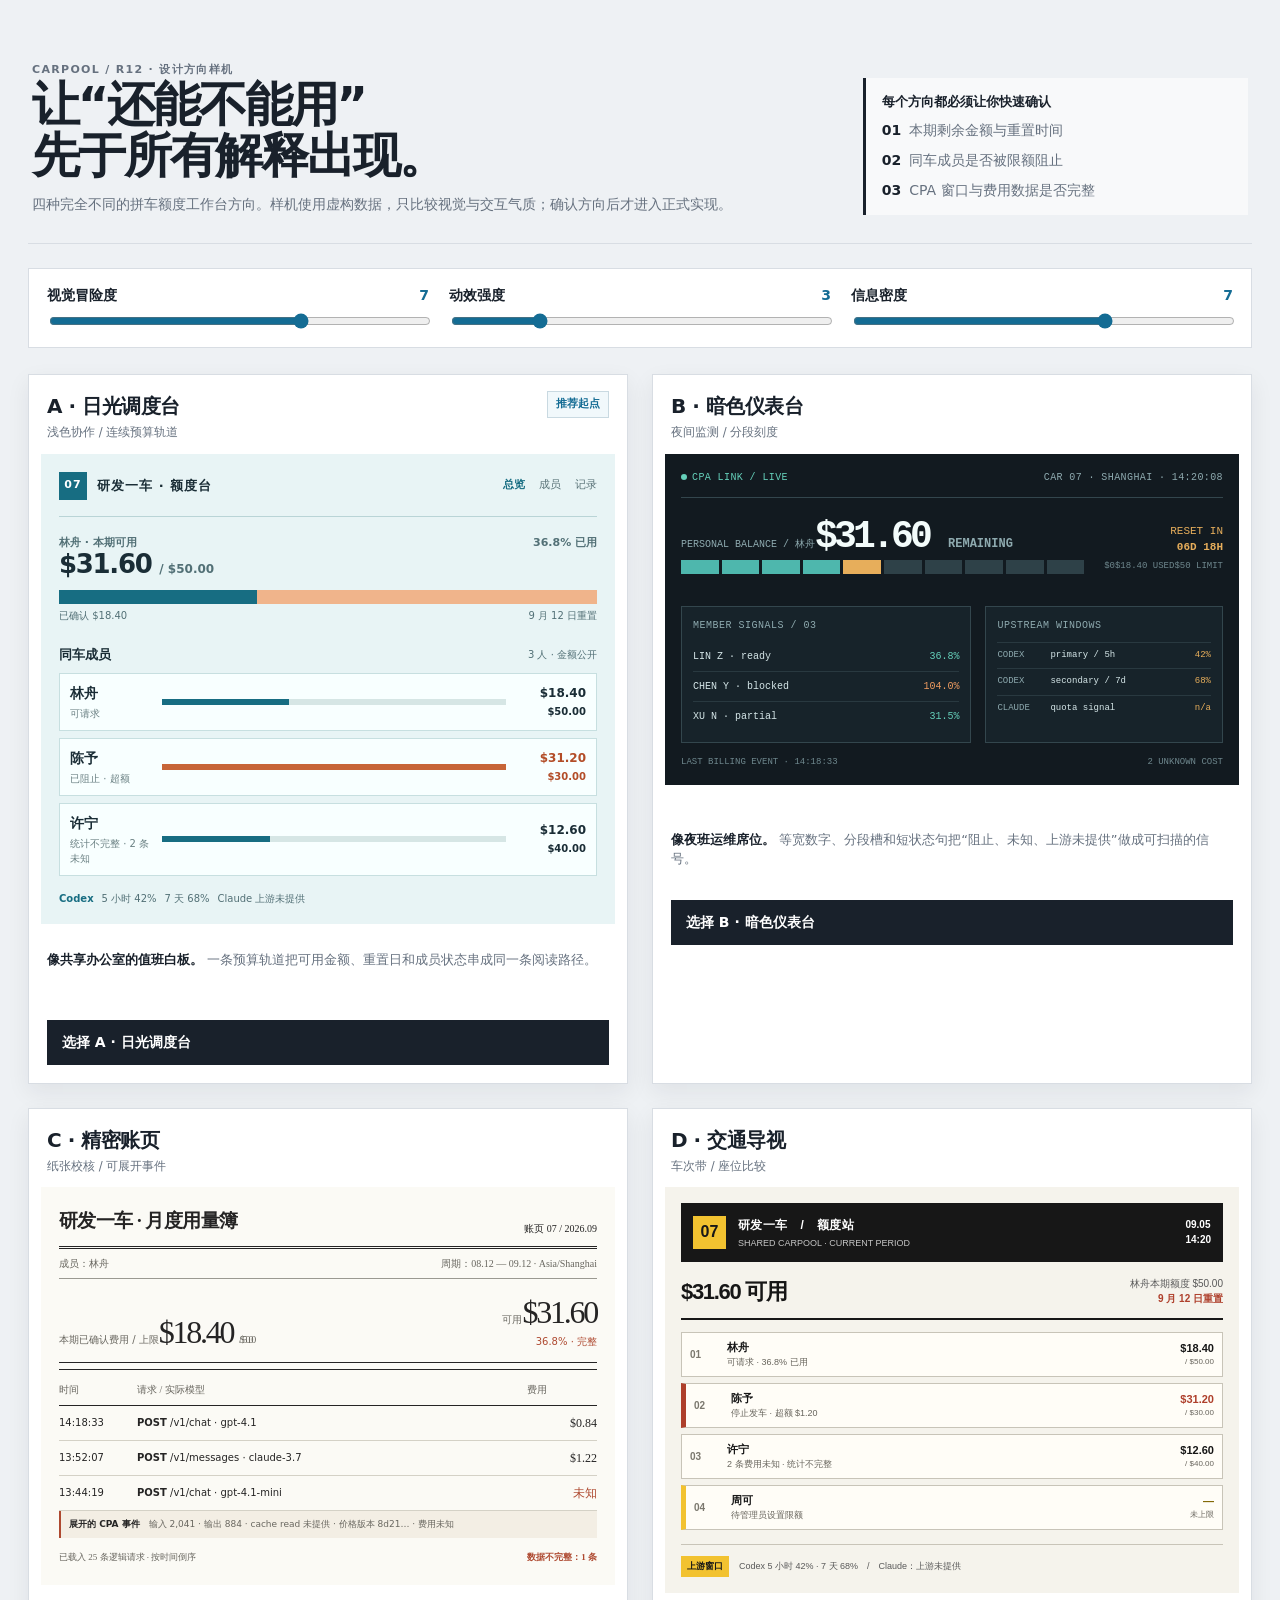
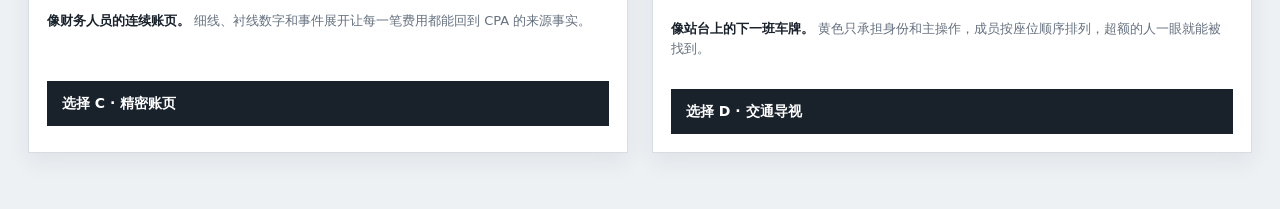
<file: design-previews/2026-09-05-carpool-redesign/index.html>
<!doctype html>
<html lang="zh-CN">
<head>
  <meta charset="utf-8">
  <meta name="viewport" content="width=device-width, initial-scale=1">
  <title>拼车额度工作台 · 四方向设计样机</title>
  <style>
    :root {
      --ink: #19212b;
      --muted: #66717f;
      --line: #d8dde3;
      --canvas: #eef1f4;
      --paper: #ffffff;
      --accent: #146c94;
      --warn: #bc5c2e;
      --good: #15765a;
      --qmdp-control-height: 72px;
    }
    * { box-sizing: border-box; }
    html { background: var(--canvas); }
    body {
      margin: 0;
      color: var(--ink);
      background: var(--canvas);
      font-family: system-ui, -apple-system, BlinkMacSystemFont, "Segoe UI", "Noto Sans SC", sans-serif;
      font-size: 14px;
      line-height: 1.5;
    }
    .preview-page { width: min(1480px, 100%); margin: 0 auto; padding: 32px 28px 56px; }
    .preview-intro {
      display: grid;
      grid-template-columns: minmax(0, 1fr) minmax(280px, 0.48fr);
      gap: 28px;
      align-items: end;
      padding: 18px 4px 28px;
      border-bottom: 1px solid var(--line);
    }
    .preview-kicker { margin: 0 0 8px; color: var(--accent); font-size: 11px; font-weight: 800; letter-spacing: .12em; text-transform: uppercase; }
    .preview-intro h1 { margin: 0; max-width: 680px; font-size: clamp(28px, 4vw, 48px); line-height: 1.08; letter-spacing: -.045em; }
    .preview-intro p { margin: 12px 0 0; max-width: 700px; color: var(--muted); }
    .preview-legend { display: grid; gap: 9px; padding: 14px 16px; border-left: 3px solid var(--ink); background: rgb(255 255 255 / 62%); color: var(--muted); }
    .preview-legend strong { color: var(--ink); font-size: 13px; }
    .preview-legend span { display: flex; gap: 8px; align-items: baseline; }
    .preview-legend b { color: var(--ink); font-variant-numeric: tabular-nums; }
    .preview-controls {
      display: grid;
      grid-template-columns: repeat(3, minmax(0, 1fr));
      gap: 20px;
      margin: 24px 0 26px;
      padding: 16px 18px;
      border: 1px solid var(--line);
      background: var(--paper);
    }
    .preview-controls label { display: grid; gap: 5px; color: var(--muted); font-weight: 700; }
    .preview-controls .dial-head { display: flex; justify-content: space-between; gap: 10px; color: var(--ink); }
    .preview-controls output { color: var(--accent); font-variant-numeric: tabular-nums; }
    .preview-controls input { width: 100%; accent-color: var(--accent); }
    .directions-grid { display: grid; grid-template-columns: repeat(2, minmax(0, 1fr)); gap: 24px; }
    .direction-card { min-width: 0; overflow: hidden; border: 1px solid var(--line); background: var(--paper); box-shadow: 0 8px 22px rgb(25 33 43 / 7%); }
    .direction-head { display: flex; justify-content: space-between; align-items: start; gap: 12px; padding: 16px 18px 12px; }
    .direction-head h2 { margin: 0; font-size: 20px; letter-spacing: -.025em; }
    .direction-head small { display: block; margin-top: 3px; color: var(--muted); }
    .recommend { padding: 4px 8px; border: 1px solid #c9d9e1; color: var(--accent); background: #f1f8fb; font-size: 11px; font-weight: 800; white-space: nowrap; }
    .mockup { min-height: 350px; margin: 0 12px; overflow: hidden; position: relative; }
    .direction-brief { min-height: 70px; padding: 13px 18px 10px; color: var(--muted); font-size: 13px; }
    .direction-brief strong { color: var(--ink); }
    .qmdp-pick-button { display: block; width: calc(100% - 36px); margin: 0 18px 18px; padding: 11px 14px; border: 1px solid var(--ink); color: var(--paper); background: var(--ink); font: inherit; font-weight: 800; text-align: left; cursor: pointer; }
    .qmdp-pick-button:hover { background: var(--accent); border-color: var(--accent); }
    .qmdp-pick-button:focus-visible { outline: 3px solid #5b9db8; outline-offset: 3px; }
    .dir-a, .dir-b, .dir-c, .dir-d { width: 100%; height: 100%; }

    /* A · daylight dispatch desk */
    .dir-a { padding: 18px; color: #1a2d36; background: #e8f4f5; font-family: system-ui, -apple-system, "Noto Sans SC", sans-serif; }
    .dir-a .a-top { display: flex; justify-content: space-between; gap: 16px; align-items: center; padding-bottom: 16px; border-bottom: 1px solid #b9d4d6; }
    .dir-a .a-brand { display: flex; align-items: center; gap: 10px; font-size: 13px; font-weight: 850; letter-spacing: .08em; }
    .dir-a .a-brand-mark { display: grid; place-items: center; width: 28px; height: 28px; color: #fff; background: #176d82; font-size: 11px; }
    .dir-a .a-nav { display: flex; gap: 14px; color: #5b7479; font-size: 11px; }
    .dir-a .a-nav b { color: #176d82; }
    .dir-a .a-budget { display: grid; grid-template-columns: 1fr auto; gap: 4px 16px; margin-top: 18px; }
    .dir-a .a-budget-label { color: #527076; font-size: 11px; font-weight: 700; }
    .dir-a .a-budget-amount { font-size: 26px; line-height: 1; font-weight: 820; letter-spacing: -.05em; }
    .dir-a .a-budget-amount span { color: #527076; font-size: 12px; font-weight: 700; letter-spacing: 0; }
    .dir-a .a-rail { grid-column: 1 / -1; display: grid; grid-template-columns: 36.8% 1fr; height: 14px; margin-top: 9px; overflow: hidden; background: #c9e0df; }
    .dir-a .a-rail-used { background: #176d82; }
    .dir-a .a-rail-rest { background: #f0b48b; }
    .dir-a .a-rail-notes { grid-column: 1 / -1; display: flex; justify-content: space-between; color: #527076; font-size: 10px; }
    .dir-a .a-section { display: grid; grid-template-columns: 1fr auto; gap: 8px; align-items: center; margin-top: 22px; }
    .dir-a .a-section h3 { margin: 0; font-size: 13px; }
    .dir-a .a-section span { color: #527076; font-size: 10px; }
    .dir-a .a-members { display: grid; gap: 7px; margin-top: 8px; }
    .dir-a .a-member { display: grid; grid-template-columns: 82px 1fr 70px; gap: 10px; align-items: center; padding: 9px 10px; background: #f8ffff; border: 1px solid #c7dfe0; }
    .dir-a .a-member-name { font-weight: 800; }
    .dir-a .a-member-state { margin-top: 2px; color: #6a8083; font-size: 10px; }
    .dir-a .a-mini-rail { height: 6px; background: #d6e6e5; }
    .dir-a .a-mini-rail i { display: block; height: 100%; background: #176d82; }
    .dir-a .a-member.over .a-mini-rail i { background: #c76538; }
    .dir-a .a-member.over .a-member-cost { color: #b34d28; }
    .dir-a .a-member-cost { text-align: right; font-size: 12px; font-weight: 800; font-variant-numeric: tabular-nums; }
    .dir-a .a-account-row { display: flex; gap: 8px; margin-top: 15px; color: #527076; font-size: 10px; }
    .dir-a .a-account-row b { color: #176d82; }

    /* B · dark monitoring cockpit */
    .dir-b { padding: 16px; color: #d5e6e8; background: #121a20; font-family: ui-monospace, SFMono-Regular, Menlo, Consolas, "Noto Sans Mono CJK SC", monospace; }
    .dir-b .b-status { display: flex; justify-content: space-between; gap: 10px; padding-bottom: 12px; border-bottom: 1px solid #33464d; color: #8eaaaf; font-size: 10px; letter-spacing: .04em; }
    .dir-b .b-live { color: #65d0ba; }
    .dir-b .b-live::before { content: ""; display: inline-block; width: 6px; height: 6px; margin-right: 5px; border-radius: 50%; background: #65d0ba; }
    .dir-b .b-readout { display: grid; grid-template-columns: 1fr auto; gap: 4px 20px; align-items: end; padding: 20px 0 14px; }
    .dir-b .b-readout small { color: #8eaaaf; font-size: 10px; }
    .dir-b .b-readout strong { color: #f3fcfb; font-size: 38px; line-height: 1; letter-spacing: -.1em; }
    .dir-b .b-readout strong em { color: #8eaaaf; font-size: 12px; font-style: normal; letter-spacing: 0; }
    .dir-b .b-readout .b-window { color: #e7ae5b; font-size: 11px; text-align: right; }
    .dir-b .b-segments { display: grid; grid-template-columns: repeat(10, 1fr); gap: 3px; }
    .dir-b .b-segments i { height: 14px; background: #2e4148; }
    .dir-b .b-segments i.on { background: #4eb7ad; }
    .dir-b .b-segments i.warn { background: #e7ae5b; }
    .dir-b .b-scale { display: flex; justify-content: space-between; color: #6e878d; font-size: 9px; }
    .dir-b .b-columns { display: grid; grid-template-columns: 1.1fr .9fr; gap: 14px; margin-top: 18px; }
    .dir-b .b-panel { padding: 11px; border: 1px solid #33464d; background: #17232a; }
    .dir-b .b-panel h3 { margin: 0 0 9px; color: #8eaaaf; font-size: 10px; font-weight: 500; letter-spacing: .05em; }
    .dir-b .b-member { display: grid; grid-template-columns: 1fr auto; gap: 4px; padding: 7px 0; border-top: 1px solid #293940; font-size: 10px; }
    .dir-b .b-member:first-of-type { border-top: 0; }
    .dir-b .b-member b { color: #d5e6e8; font-weight: 500; }
    .dir-b .b-member span { color: #65d0ba; font-variant-numeric: tabular-nums; }
    .dir-b .b-member.over span { color: #ee9b60; }
    .dir-b .b-event { display: grid; grid-template-columns: 47px 1fr auto; gap: 6px; padding: 6px 0; border-top: 1px solid #293940; color: #8eaaaf; font-size: 9px; }
    .dir-b .b-event strong { color: #d5e6e8; font-weight: 500; overflow: hidden; text-overflow: ellipsis; white-space: nowrap; }
    .dir-b .b-event em { color: #e7ae5b; font-style: normal; }
    .dir-b .b-foot { display: flex; justify-content: space-between; margin-top: 13px; color: #6e878d; font-size: 9px; }

    /* C · precision ledger */
    .dir-c { padding: 20px 18px; color: #252424; background: #fbfaf5; font-family: system-ui, -apple-system, "Noto Sans SC", sans-serif; }
    .dir-c .c-masthead { display: flex; justify-content: space-between; align-items: end; padding-bottom: 10px; border-bottom: 3px double #252424; }
    .dir-c .c-masthead h3 { margin: 0; font-family: Georgia, "Songti SC", serif; font-size: 19px; font-weight: 600; letter-spacing: -.03em; }
    .dir-c .c-masthead span { font-family: Georgia, serif; font-size: 10px; }
    .dir-c .c-index { display: flex; justify-content: space-between; padding: 7px 0; border-bottom: 1px solid #9a9991; color: #68665f; font-family: Georgia, serif; font-size: 10px; }
    .dir-c .c-total { display: grid; grid-template-columns: 1fr auto; gap: 10px; align-items: end; padding: 17px 0 13px; }
    .dir-c .c-total small { color: #68665f; font-size: 10px; }
    .dir-c .c-total strong { font-family: Georgia, serif; font-size: 32px; line-height: 1; font-weight: 500; letter-spacing: -.07em; }
    .dir-c .c-total em { display: block; margin-top: 5px; color: #ae4930; font-size: 10px; font-style: normal; text-align: right; }
    .dir-c .c-rule { height: 8px; border-top: 1px solid #252424; border-bottom: 1px solid #252424; }
    .dir-c .c-ledger { margin-top: 12px; }
    .dir-c .c-row { display: grid; grid-template-columns: 68px 1fr 70px; gap: 10px; align-items: center; padding: 8px 0; border-bottom: 1px solid #d4d1c6; font-size: 10px; }
    .dir-c .c-row.head { padding-top: 0; border-bottom: 1px solid #252424; color: #68665f; font-family: Georgia, serif; }
    .dir-c .c-row b { font-weight: 700; }
    .dir-c .c-row .c-model { overflow: hidden; text-overflow: ellipsis; white-space: nowrap; }
    .dir-c .c-row .c-amount { font-family: Georgia, serif; font-size: 12px; text-align: right; font-variant-numeric: tabular-nums; }
    .dir-c .c-row.alert .c-amount { color: #ae4930; }
    .dir-c .c-detail { padding: 7px 8px; border-left: 2px solid #ae4930; background: #f3eee4; color: #68665f; font-size: 9px; }
    .dir-c .c-detail b { color: #252424; font-weight: 700; }
    .dir-c .c-bottom { display: flex; justify-content: space-between; gap: 10px; margin-top: 13px; color: #68665f; font-family: Georgia, serif; font-size: 9px; }
    .dir-c .c-bottom strong { color: #ae4930; font-weight: 600; }

    /* D · transport wayfinding board */
    .dir-d { padding: 16px; color: #161616; background: #f5f3ec; font-family: Arial, "Noto Sans SC", sans-serif; }
    .dir-d .d-route { display: grid; grid-template-columns: auto 1fr auto; gap: 12px; align-items: center; padding: 11px 12px; color: #fff; background: #171717; }
    .dir-d .d-route-no { display: grid; place-items: center; width: 33px; height: 33px; color: #171717; background: #f2c230; font-size: 16px; font-weight: 900; }
    .dir-d .d-route strong { font-size: 12px; letter-spacing: .04em; }
    .dir-d .d-route small { display: block; margin-top: 2px; color: #c5c5c5; font-size: 9px; }
    .dir-d .d-route time { font-size: 10px; font-weight: 700; white-space: nowrap; }
    .dir-d .d-callout { display: flex; justify-content: space-between; gap: 12px; align-items: center; padding: 13px 0 10px; border-bottom: 2px solid #171717; }
    .dir-d .d-callout b { font-size: 22px; letter-spacing: -.06em; }
    .dir-d .d-callout span { color: #595959; font-size: 10px; text-align: right; }
    .dir-d .d-callout strong { color: #ae3f2b; }
    .dir-d .d-seat-list { display: grid; gap: 6px; margin-top: 12px; }
    .dir-d .d-seat { display: grid; grid-template-columns: 27px 1fr auto; gap: 10px; align-items: center; min-height: 39px; padding: 6px 8px; border: 1px solid #c8c4b8; background: #fffdf7; }
    .dir-d .d-seat-no { color: #7b786e; font-size: 10px; font-weight: 700; }
    .dir-d .d-seat-name { font-size: 11px; font-weight: 800; }
    .dir-d .d-seat-meta { display: block; margin-top: 1px; color: #68655d; font-size: 9px; font-weight: 400; }
    .dir-d .d-seat-amount { font-size: 11px; font-weight: 800; text-align: right; font-variant-numeric: tabular-nums; }
    .dir-d .d-seat-amount small { display: block; color: #68655d; font-size: 8px; font-weight: 400; }
    .dir-d .d-seat.over { border-left: 5px solid #ae3f2b; }
    .dir-d .d-seat.over .d-seat-amount { color: #ae3f2b; }
    .dir-d .d-seat.pending { border-left: 5px solid #f2c230; }
    .dir-d .d-seat.pending .d-seat-amount { color: #806500; }
    .dir-d .d-account-band { display: grid; grid-template-columns: auto 1fr; gap: 10px; align-items: center; margin-top: 14px; padding-top: 11px; border-top: 1px solid #c8c4b8; }
    .dir-d .d-account-band b { padding: 4px 6px; color: #171717; background: #f2c230; font-size: 9px; }
    .dir-d .d-account-band p { margin: 0; color: #595959; font-size: 9px; }

    @media (max-width: 980px) {
      .preview-intro { grid-template-columns: 1fr; }
      .directions-grid { grid-template-columns: 1fr; }
    }
    @media (max-width: 620px) {
      .preview-page { padding: 18px 12px 40px; }
      .preview-intro { padding-top: 8px; }
      .preview-controls { grid-template-columns: 1fr; gap: 12px; }
      .mockup { min-height: 360px; margin: 0 7px; }
      .direction-head { padding-left: 13px; padding-right: 13px; }
      .direction-brief { padding-left: 13px; padding-right: 13px; }
      .qmdp-pick-button { width: calc(100% - 26px); margin-left: 13px; margin-right: 13px; }
      .dir-a .a-nav { display: none; }
      .dir-b .b-columns { grid-template-columns: 1fr; }
    }
    @media (prefers-reduced-motion: reduce) {
      *, *::before, *::after { scroll-behavior: auto !important; }
    }
  </style>
</head>
<body>
  <main class="preview-page">
    <header class="preview-intro">
      <div>
        <p class="preview-kicker">CARPOOL / R12 · 设计方向样机</p>
        <h1>让“还能不能用”<br>先于所有解释出现。</h1>
        <p>四种完全不同的拼车额度工作台方向。样机使用虚构数据，只比较视觉与交互气质；确认方向后才进入正式实现。</p>
      </div>
      <aside class="preview-legend" aria-label="样机功能契约">
        <strong>每个方向都必须让你快速确认</strong>
        <span><b>01</b> 本期剩余金额与重置时间</span>
        <span><b>02</b> 同车成员是否被限额阻止</span>
        <span><b>03</b> CPA 窗口与费用数据是否完整</span>
      </aside>
    </header>

    <section class="preview-controls" data-qmdp-dials aria-label="设计拨盘">
      <label>
        <span class="dial-head"><span>视觉冒险度</span><output data-qmdp-output="variance">7</output></span>
        <input data-qmdp-dial="variance" type="range" min="1" max="10" value="7">
      </label>
      <label>
        <span class="dial-head"><span>动效强度</span><output data-qmdp-output="motion">3</output></span>
        <input data-qmdp-dial="motion" type="range" min="1" max="10" value="3">
      </label>
      <label>
        <span class="dial-head"><span>信息密度</span><output data-qmdp-output="density">7</output></span>
        <input data-qmdp-dial="density" type="range" min="1" max="10" value="7">
      </label>
    </section>

    <section class="directions-grid" aria-label="四个设计方向">
      <article class="direction-card" data-direction="A" data-name="日光调度台">
        <header class="direction-head">
          <div><h2>A · 日光调度台</h2><small>浅色协作 / 连续预算轨道</small></div>
          <span class="recommend">推荐起点</span>
        </header>
        <div class="mockup">
          <div class="dir-a">
            <div class="a-top"><div class="a-brand"><span class="a-brand-mark">07</span><span>研发一车 · 额度台</span></div><div class="a-nav"><b>总览</b><span>成员</span><span>记录</span></div></div>
            <div class="a-budget"><div><div class="a-budget-label">林舟 · 本期可用</div><div class="a-budget-amount">$31.60 <span>/ $50.00</span></div></div><div class="a-budget-label">36.8% 已用</div><div class="a-rail"><i class="a-rail-used"></i><i class="a-rail-rest"></i></div><div class="a-rail-notes"><span>已确认 $18.40</span><span>9 月 12 日重置</span></div></div>
            <div class="a-section"><h3>同车成员</h3><span>3 人 · 金额公开</span></div>
            <div class="a-members"><div class="a-member"><div><div class="a-member-name">林舟</div><div class="a-member-state">可请求</div></div><div class="a-mini-rail"><i style="width:36.8%"></i></div><div class="a-member-cost">$18.40<br><small>$50.00</small></div></div><div class="a-member over"><div><div class="a-member-name">陈予</div><div class="a-member-state">已阻止 · 超额</div></div><div class="a-mini-rail"><i style="width:100%"></i></div><div class="a-member-cost">$31.20<br><small>$30.00</small></div></div><div class="a-member"><div><div class="a-member-name">许宁</div><div class="a-member-state">统计不完整 · 2 条未知</div></div><div class="a-mini-rail"><i style="width:31.5%"></i></div><div class="a-member-cost">$12.60<br><small>$40.00</small></div></div></div>
            <div class="a-account-row"><b>Codex</b><span>5 小时 42%</span><span>7 天 68%</span><span>Claude 上游未提供</span></div>
          </div>
        </div>
        <p class="direction-brief"><strong>像共享办公室的值班白板。</strong> 一条预算轨道把可用金额、重置日和成员状态串成同一条阅读路径。</p>
        <button class="qmdp-pick-button" type="button">选择 A · 日光调度台</button>
      </article>

      <article class="direction-card" data-direction="B" data-name="暗色仪表台">
        <header class="direction-head">
          <div><h2>B · 暗色仪表台</h2><small>夜间监测 / 分段刻度</small></div>
        </header>
        <div class="mockup">
          <div class="dir-b">
            <div class="b-status"><span class="b-live">CPA LINK / LIVE</span><span>CAR 07 · SHANGHAI · 14:20:08</span></div>
            <div class="b-readout"><div><small>PERSONAL BALANCE / 林舟</small><strong>$31.60 <em>REMAINING</em></strong></div><div class="b-window">RESET IN<br><b>06D 18H</b></div><div class="b-segments"><i class="on"></i><i class="on"></i><i class="on"></i><i class="on"></i><i class="warn"></i><i></i><i></i><i></i><i></i><i></i></div><div class="b-scale"><span>$0</span><span>$18.40 USED</span><span>$50 LIMIT</span></div></div>
            <div class="b-columns"><section class="b-panel"><h3>MEMBER SIGNALS / 03</h3><div class="b-member"><b>LIN Z · ready</b><span>36.8%</span></div><div class="b-member over"><b>CHEN Y · blocked</b><span>104.0%</span></div><div class="b-member"><b>XU N · partial</b><span>31.5%</span></div></section><section class="b-panel"><h3>UPSTREAM WINDOWS</h3><div class="b-event"><span>CODEX</span><strong>primary / 5h</strong><em>42%</em></div><div class="b-event"><span>CODEX</span><strong>secondary / 7d</strong><em>68%</em></div><div class="b-event"><span>CLAUDE</span><strong>quota signal</strong><em>n/a</em></div></section></div>
            <div class="b-foot"><span>LAST BILLING EVENT · 14:18:33</span><span>2 UNKNOWN COST</span></div>
          </div>
        </div>
        <p class="direction-brief"><strong>像夜班运维席位。</strong> 等宽数字、分段槽和短状态句把“阻止、未知、上游未提供”做成可扫描的信号。</p>
        <button class="qmdp-pick-button" type="button">选择 B · 暗色仪表台</button>
      </article>

      <article class="direction-card" data-direction="C" data-name="精密账页">
        <header class="direction-head">
          <div><h2>C · 精密账页</h2><small>纸张校核 / 可展开事件</small></div>
        </header>
        <div class="mockup">
          <div class="dir-c">
            <div class="c-masthead"><h3>研发一车 · 月度用量簿</h3><span>账页 07 / 2026.09</span></div><div class="c-index"><span>成员：林舟</span><span>周期：08.12 — 09.12 · Asia/Shanghai</span></div>
            <div class="c-total"><div><small>本期已确认费用 / 上限</small><strong>$18.40 <small>/ $50.00</small></strong></div><div><small>可用</small><strong>$31.60</strong><em>36.8% · 完整</em></div></div><div class="c-rule"></div>
            <div class="c-ledger"><div class="c-row head"><span>时间</span><span>请求 / 实际模型</span><span>费用</span></div><div class="c-row"><span>14:18:33</span><span class="c-model"><b>POST</b> /v1/chat · gpt-4.1</span><span class="c-amount">$0.84</span></div><div class="c-row"><span>13:52:07</span><span class="c-model"><b>POST</b> /v1/messages · claude-3.7</span><span class="c-amount">$1.22</span></div><div class="c-row alert"><span>13:44:19</span><span class="c-model"><b>POST</b> /v1/chat · gpt-4.1-mini</span><span class="c-amount">未知</span></div><div class="c-detail"><b>展开的 CPA 事件</b>　输入 2,041 · 输出 884 · cache read 未提供 · 价格版本 8d21… · 费用未知</div></div>
            <div class="c-bottom"><span>已载入 25 条逻辑请求 · 按时间倒序</span><strong>数据不完整：1 条</strong></div>
          </div>
        </div>
        <p class="direction-brief"><strong>像财务人员的连续账页。</strong> 细线、衬线数字和事件展开让每一笔费用都能回到 CPA 的来源事实。</p>
        <button class="qmdp-pick-button" type="button">选择 C · 精密账页</button>
      </article>

      <article class="direction-card" data-direction="D" data-name="交通导视">
        <header class="direction-head">
          <div><h2>D · 交通导视</h2><small>车次带 / 座位比较</small></div>
        </header>
        <div class="mockup">
          <div class="dir-d">
            <div class="d-route"><span class="d-route-no">07</span><div><strong>研发一车　/　额度站</strong><small>SHARED CARPOOL · CURRENT PERIOD</small></div><time>09.05<br>14:20</time></div>
            <div class="d-callout"><b>$31.60 可用</b><span>林舟本期额度 $50.00<br><strong>9 月 12 日重置</strong></span></div>
            <div class="d-seat-list"><div class="d-seat"><span class="d-seat-no">01</span><div class="d-seat-name">林舟<span class="d-seat-meta">可请求 · 36.8% 已用</span></div><div class="d-seat-amount">$18.40<small>/ $50.00</small></div></div><div class="d-seat over"><span class="d-seat-no">02</span><div class="d-seat-name">陈予<span class="d-seat-meta">停止发车 · 超额 $1.20</span></div><div class="d-seat-amount">$31.20<small>/ $30.00</small></div></div><div class="d-seat"><span class="d-seat-no">03</span><div class="d-seat-name">许宁<span class="d-seat-meta">2 条费用未知 · 统计不完整</span></div><div class="d-seat-amount">$12.60<small>/ $40.00</small></div></div><div class="d-seat pending"><span class="d-seat-no">04</span><div class="d-seat-name">周可<span class="d-seat-meta">待管理员设置限额</span></div><div class="d-seat-amount">—<small>未上限</small></div></div></div>
            <div class="d-account-band"><b>上游窗口</b><p>Codex 5 小时 42% · 7 天 68%　/　Claude：上游未提供</p></div>
          </div>
        </div>
        <p class="direction-brief"><strong>像站台上的下一班车牌。</strong> 黄色只承担身份和主操作，成员按座位顺序排列，超额的人一眼就能被找到。</p>
        <button class="qmdp-pick-button" type="button">选择 D · 交通导视</button>
      </article>
    </section>
  </main>
</body>
</html>
</file>
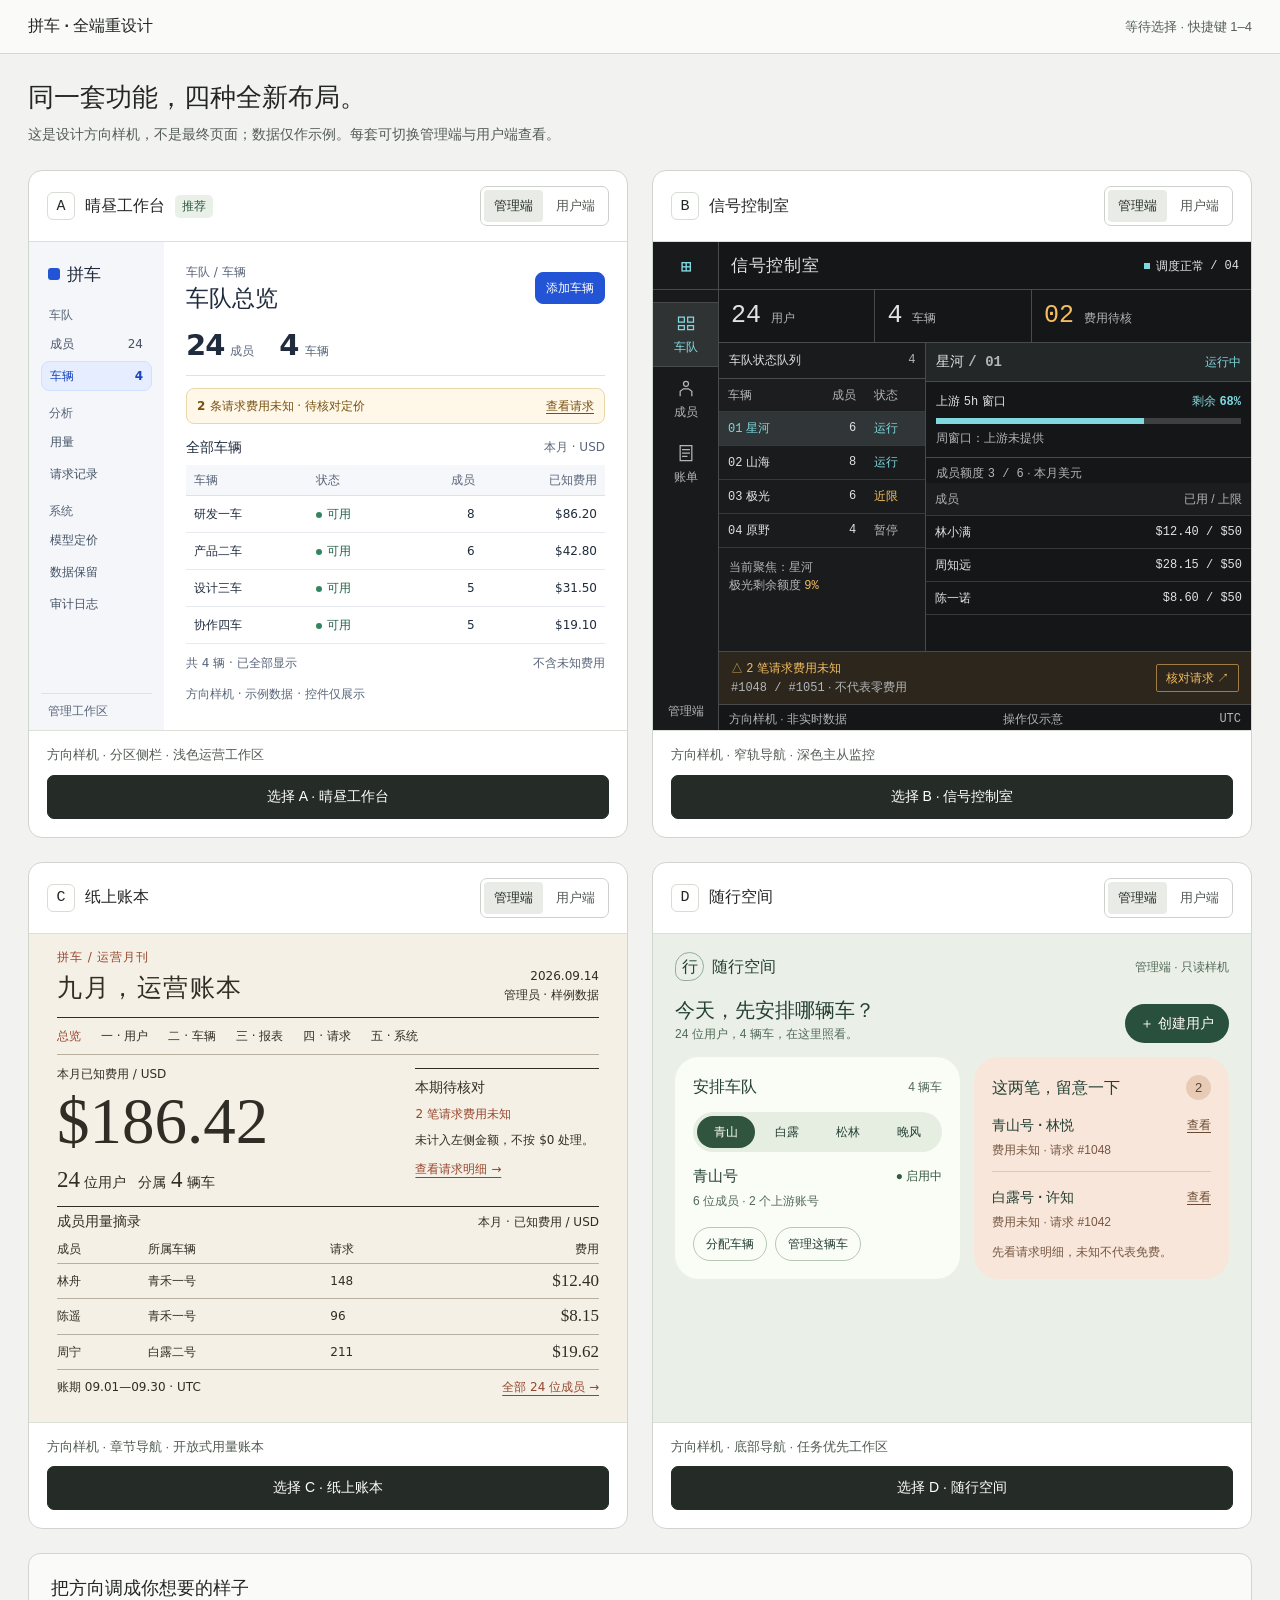
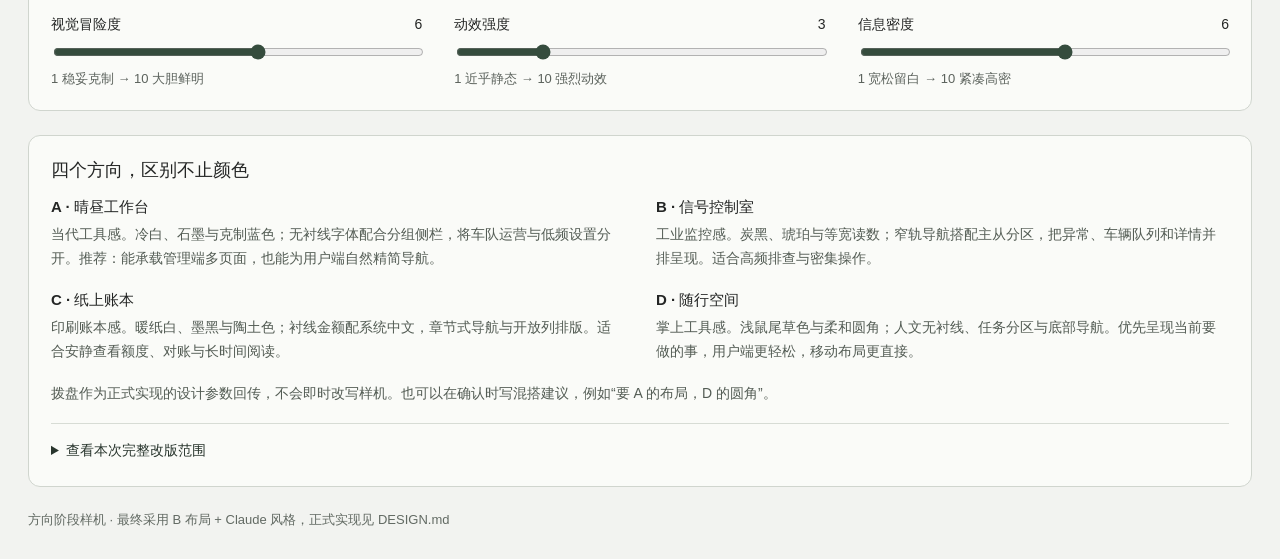
<file: design-previews/2026-09-14-carpool-full-redesign/index.html>
<!doctype html>
<html lang="zh-CN"><head><meta charset="utf-8"><meta name="viewport" content="width=device-width,initial-scale=1"><meta name="color-scheme" content="light"><title>拼车全端重设计 · 四方向预览</title>
<style>
:root{font-family:-apple-system,BlinkMacSystemFont,"PingFang SC","Microsoft YaHei","Noto Sans SC",sans-serif;color:#242625;background:#f2f3f0;font-synthesis:none;color-scheme:light}*{box-sizing:border-box}body{margin:0}button,input,textarea{font:inherit}button{cursor:pointer}button:focus-visible,a:focus-visible,input:focus-visible,textarea:focus-visible{outline:3px solid #426956;outline-offset:3px}[hidden]{display:none!important}.skip{position:fixed;top:10px;left:15px;z-index:50;clip-path:inset(50%);width:1px;height:1px;overflow:hidden}.skip:focus{clip-path:none;width:auto;height:auto;background:white;padding:14px}.preview-bar{position:sticky;top:0;z-index:20;background:#fafbf8;border-bottom:1px solid #d3d7d0;display:flex;justify-content:space-between;align-items:center;gap:20px;padding:16px 28px}.preview-bar strong{font-size:16px;font-weight:600}.preview-bar span{font-size:13px;color:#555d56}.preview-intro{padding:25px 28px 0;max-width:1600px;margin:auto}.preview-intro h1{font-size:26px;line-height:1.4;font-weight:600;margin:0 0 8px}.preview-intro p{margin:0;color:#545b55;font-size:14px;line-height:1.65}.preview-grid{display:grid;grid-template-columns:repeat(2,minmax(0,1fr));gap:24px;padding:24px 28px;max-width:1600px;margin:auto}.direction{background:white;border:1px solid #d0d5ce;border-radius:14px;min-width:0;overflow:hidden;display:flex;flex-direction:column}.direction.is-selected{outline:3px solid #35624a;outline-offset:3px}.direction-head{display:flex;justify-content:space-between;align-items:center;gap:12px;padding:15px 18px;flex-wrap:wrap}.direction-title{display:flex;align-items:center;gap:10px}.direction-title h2{font-size:16px;margin:0;font-weight:600}.letter{width:28px;height:28px;border:1px solid #d7dcd4;border-radius:6px;display:grid;place-items:center;font:500 15px ui-monospace,monospace}.recommend{font-size:12px;background:#e9f0e8;color:#2d573f;border-radius:5px;padding:3px 7px}.role-switch{display:flex;border:1px solid #ccd2cb;border-radius:7px;padding:3px;gap:3px}.role-switch button{border:0;border-radius:4px;padding:6px 10px;background:transparent;color:#535b54;font-size:13px;min-height:32px}.role-switch button[aria-pressed=true]{background:#e9ece6;color:#252d27;font-weight:600}.mock{container-type:inline-size;height:450px;overflow:auto;overscroll-behavior:contain;position:relative;border-top:1px solid #dce0d8;border-bottom:1px solid #dce0d8}.mock>div{min-height:100%}.mock [data-view]{min-height:450px}.direction-footer{padding:14px 18px 18px;display:grid;gap:10px}.direction-footer p{font-size:13px;color:#535c54;margin:0;line-height:1.5}.qmdp-pick-button{width:100%;min-height:44px;border:1px solid #252b26;border-radius:7px;background:#252b26;color:#fff;font-size:14px;font-weight:500;transition:background 150ms cubic-bezier(.2,.7,.3,1)}.qmdp-pick-button:active{background:#4b554d}.controls,.explanations{max-width:1544px;margin:0 auto 24px;border:1px solid #d0d5ce;background:#fafbf8;border-radius:12px;padding:22px}.controls h2,.explanations h2{font-size:18px;font-weight:600;margin:0 0 16px}.dial-grid{display:grid;grid-template-columns:repeat(3,minmax(0,1fr));gap:32px}.dial{display:grid;gap:8px;font-size:14px}.dial b{font-weight:500;display:flex;justify-content:space-between}.dial small{color:#5b625c;font-size:13px}.dial input{width:100%;accent-color:#354c3d}.explain-grid{display:grid;grid-template-columns:repeat(2,minmax(0,1fr));gap:20px 32px}.explain-grid h3{font-size:15px;font-weight:600;margin:0 0 6px}.explain-grid p,.explanations>p{font-size:14px;line-height:1.7;color:#535c54;margin:0}.explanations>p{margin-top:18px}.scope{margin-top:18px;border-top:1px solid #d7dcd5;padding-top:14px;font-size:14px;line-height:1.8;color:#535c54}.scope summary{cursor:pointer;color:#28352d}.scope p{margin:8px 0}.preview-dialog{width:min(520px,calc(100vw - 32px));border:1px solid #c9d0c6;border-radius:14px;padding:25px;max-height:calc(100dvh - 32px);overflow:auto;overscroll-behavior:contain;color:#252c27;background:#fafbf8}.preview-dialog::backdrop{background:rgb(17 25 19 / 45%)}.preview-dialog h2{margin:0 0 10px;font-size:21px;font-weight:600}.preview-dialog p{font-size:14px;line-height:1.6;color:#535c54}.preview-dialog label{display:block;font-size:14px;margin:18px 0 8px}.preview-dialog textarea{width:100%;min-height:100px;border:1px solid #b6c0b2;border-radius:7px;padding:12px;resize:vertical;font-size:14px;color:inherit;background:white}.dialog-actions{display:flex;gap:10px;justify-content:flex-end;margin-top:20px}.dialog-actions button{min-height:44px;border:1px solid #bbc3b7;padding:9px 16px;border-radius:7px;background:white;color:inherit}.dialog-actions .confirm-send{background:#28392d;color:white;border-color:#28392d}.dialog-actions button:disabled{opacity:.6;cursor:wait}.error-message{color:#a33123!important}.preview-toast{position:fixed;bottom:20px;left:50%;transform:translateX(-50%);max-width:calc(100vw - 32px);background:#263e2e;color:white;border-radius:9px;padding:14px 20px;font-size:14px;z-index:40;box-shadow:0 4px 20px #19241b26}.preview-footer{font-size:13px;color:#626a63;max-width:1600px;margin:0 auto;padding:0 28px 30px}.mock button:disabled{cursor:default}.mock button{touch-action:manipulation}@media(hover:hover)and(pointer:fine){.qmdp-pick-button:hover{background:#415047}.role-switch button:hover{background:#f0f2ec}}@media(max-width:1600px){.controls,.explanations{margin-left:28px;margin-right:28px}}@media(max-width:760px){.preview-grid{grid-template-columns:1fr;padding:18px 14px;gap:18px}.preview-bar{padding:13px 16px;gap:10px;flex-wrap:wrap}.preview-bar span{font-size:12px}.preview-intro{padding:22px 16px 0}.preview-intro h1{font-size:23px}.controls,.explanations{margin:0 14px 18px;padding:18px}.dial-grid,.explain-grid{grid-template-columns:1fr;gap:22px}.direction-head{padding:13px 14px}.direction-footer{padding:14px}.mock{height:auto;max-height:none;overflow:visible}.mock [data-view]{min-height:450px}.preview-footer{padding:0 16px 26px}}@media(prefers-reduced-motion:reduce){*,*::before,*::after{animation:none!important;transition:none!important;scroll-behavior:auto!important}}
</style>
<style>
.dir-a{container:dir-a / inline-size;width:100%;height:450px;background:#fff;color:#202c3e;font-family:system-ui,-apple-system,"Segoe UI","PingFang SC","Microsoft YaHei",sans-serif;font-size:12px;line-height:1.5;font-style:normal;font-variant-numeric:tabular-nums;text-align:left;overflow:hidden;color-scheme:light}
.dir-a *{box-sizing:border-box}
.dir-a [hidden]{display:none!important}
.dir-a section[data-view]{display:grid;grid-template-columns:135px minmax(0,1fr);height:100%;overflow:auto;overscroll-behavior:contain}
.dir-a h2,.dir-a h3,.dir-a p{margin:0}
.dir-a button{font:inherit;font-style:normal;appearance:none;opacity:1;cursor:default}
.dir-a .a-sidebar{background:#f4f6f9;padding:20px 12px 12px;display:flex;flex-direction:column;gap:18px;min-width:0}
.dir-a .a-brand{font-size:17px;font-weight:600;letter-spacing:0;padding:0 7px}
.dir-a .a-brand-mark{display:inline-block;width:12px;height:12px;background:#2454d6;border-radius:3px;margin-right:7px}
.dir-a .a-nav{display:grid;gap:13px}
.dir-a .a-nav-group{display:grid;gap:2px}
.dir-a .a-nav-label{color:#596579;font-size:12px;padding:0 8px 3px}
.dir-a .a-nav button{display:flex;align-items:center;justify-content:space-between;width:100%;border:1px solid transparent;background:transparent;color:#455267;text-align:left;padding:5px 8px;border-radius:8px;min-height:29px}
.dir-a .a-nav button[aria-current="page"]{background:#e5edff;color:#1945bd;font-weight:600;border-color:#d4e0ff}
.dir-a .a-sidebar-foot{margin-top:auto;padding:8px 7px 0;color:#596579;border-top:1px solid #dce2ea}
.dir-a .a-workspace{padding:21px 22px 14px;min-width:0;overflow:auto;overscroll-behavior:contain}
.dir-a .a-header{display:flex;align-items:center;justify-content:space-between;gap:12px;margin-bottom:17px}
.dir-a .a-eyebrow{color:#596579;font-size:12px;margin-bottom:3px}
.dir-a h2{font-size:23px;line-height:1.25;font-weight:600;letter-spacing:0}
.dir-a h3{font-size:14px;line-height:1.4;font-weight:600}
.dir-a .a-button{border:1px solid #d8dfe9;border-radius:8px;background:#fff;color:#37465d;padding:6px 10px;white-space:nowrap;min-height:32px}
.dir-a .a-primary{background:#2454d6;border-color:#2454d6;color:#fff}
.dir-a .a-counts{display:flex;align-items:baseline;gap:25px;padding-bottom:13px;border-bottom:1px solid #dce2ea;margin-bottom:12px}
.dir-a .a-counts strong{font-size:29px;line-height:1.1;font-weight:650;letter-spacing:-1px;margin-right:6px}
.dir-a .a-muted{color:#596579}
.dir-a .a-notice{display:flex;align-items:center;justify-content:space-between;gap:10px;padding:8px 10px;background:#fff8e9;border:1px solid #ead7a8;border-radius:8px;color:#785010;margin-bottom:14px}
.dir-a .a-notice button{border:0;background:transparent;padding:0;color:#785010;white-space:nowrap;text-decoration:underline;text-underline-offset:3px}
.dir-a .a-toolbar{display:flex;justify-content:space-between;align-items:center;gap:8px;margin-bottom:8px}
.dir-a .a-table-scroll{overflow-x:auto}
.dir-a table{width:100%;border-collapse:collapse;font-size:12px;white-space:nowrap}
.dir-a th{font-weight:500;color:#596579;background:#f5f7fa;text-align:left;padding:6px 8px;border-bottom:1px solid #dce2ea}
.dir-a td{padding:9px 8px;border-bottom:1px solid #e6eaf0}
.dir-a td:first-child{font-weight:650}
.dir-a .a-number{text-align:right}
.dir-a .a-status{color:#226047;white-space:nowrap}
.dir-a .a-status::before{content:"";display:inline-block;width:6px;height:6px;background:#33855f;border-radius:50%;margin-right:5px;vertical-align:middle}
.dir-a .a-table-foot{display:flex;justify-content:space-between;gap:8px;margin-top:10px;color:#596579}
.dir-a .a-sample{font-size:12px;color:#596579;margin-top:13px}
.dir-a .a-balance{padding:0 0 15px;border-bottom:1px solid #dce2ea;margin-bottom:13px}
.dir-a .a-balance-line{display:flex;align-items:baseline;justify-content:space-between;gap:8px;margin:2px 0 8px}
.dir-a .a-money{font-size:41px;font-weight:650;line-height:1.15;letter-spacing:-1.8px}
.dir-a .a-meter{height:7px;border-radius:8px;background:#e7ecf5;overflow:hidden;margin:10px 0 7px}
.dir-a .a-meter-fill{display:block;width:24.8%;height:100%;background:#2454d6}
.dir-a .a-budget-meta{display:flex;justify-content:space-between;gap:8px;color:#596579}
.dir-a .a-reset{color:#596579;margin-top:6px}
.dir-a .a-key{display:flex;align-items:center;justify-content:space-between;gap:12px;padding:12px;background:#f4f7fc;border:1px solid #dce3ee;border-radius:8px;margin-bottom:15px}
.dir-a .a-key p{margin-top:2px;color:#596579}
.dir-a .a-member-row{display:flex;justify-content:space-between;align-items:center;gap:8px;padding:8px 0;border-bottom:1px solid #e6eaf0}
.dir-a .a-person{display:flex;align-items:center;gap:8px}
.dir-a .a-avatar{display:grid;place-items:center;width:27px;height:27px;background:#edf1f7;border-radius:8px;font-weight:650;color:#465771}
.dir-a .a-passenger-nav{gap:5px}
@container dir-a (max-width:420px){
 .dir-a section[data-view]{grid-template-columns:minmax(0,1fr);grid-template-rows:auto 1fr;font-size:14px}
 .dir-a .a-sidebar{padding:12px 14px;gap:10px}
 .dir-a .a-brand{padding:0;font-size:18px}
 .dir-a .a-nav{grid-template-columns:repeat(3,minmax(0,1fr));gap:8px}
 .dir-a .a-nav-group{align-content:start}
 .dir-a .a-nav-label{font-size:14px;padding:0 5px 2px}
 .dir-a .a-nav button{font-size:14px;padding:5px;min-height:32px}
 .dir-a .a-sidebar-foot{display:none}
 .dir-a .a-workspace{padding:16px 14px;overflow:visible}
 .dir-a .a-header{margin-bottom:16px}
 .dir-a .a-eyebrow,.dir-a .a-sample{font-size:14px}
 .dir-a h2{font-size:24px}
 .dir-a h3{font-size:16px}
 .dir-a .a-counts{gap:24px}
 .dir-a .a-counts strong{font-size:30px}
 .dir-a .a-notice{align-items:flex-start;flex-wrap:wrap}
 .dir-a table{font-size:14px;min-width:320px}
 .dir-a th,.dir-a td{padding:8px 6px}
 .dir-a .a-button{font-size:14px;min-height:38px;padding:6px 9px}
 .dir-a .a-key{gap:8px;padding:10px}
 .dir-a .a-budget-meta,.dir-a .a-table-foot{flex-wrap:wrap}
 .dir-a .a-passenger-nav{grid-template-columns:repeat(2,minmax(0,1fr))}
}


.dir-b{--b-bg:#151617;--b-panel:#1b1d1e;--b-rule:#484b4d;--b-muted:#b2b6b8;--b-text:#e1e3e3;--b-cyan:#80d9df;--b-amber:#f3bd62;container:signal-b / inline-size;width:100%;height:450px;background:var(--b-bg);color:var(--b-text);font:12px/1.5 -apple-system,BlinkMacSystemFont,"PingFang SC","Hiragino Sans GB","Microsoft YaHei","Noto Sans SC",sans-serif;text-align:left;overflow:auto;color-scheme:dark}
.dir-b,.dir-b *{box-sizing:border-box}
.dir-b [hidden]{display:none!important}
.dir-b h2,.dir-b h3,.dir-b p{margin:0}
.dir-b h2{font-size:17px;font-weight:600;letter-spacing:.04em}
.dir-b h3{font-size:12px;font-weight:600}
.dir-b .b-num{font-family:ui-monospace,SFMono-Regular,Consolas,"Liberation Mono",monospace;font-variant-numeric:tabular-nums;letter-spacing:0}
.dir-b .b-muted{color:var(--b-muted)}
.dir-b .b-ok{color:var(--b-cyan)}
.dir-b .b-warn{color:var(--b-amber)}
.dir-b .b-screen{display:grid;grid-template-columns:66px minmax(0,1fr);min-height:450px}
.dir-b .b-rail{border-right:1px solid var(--b-rule);display:flex;flex-direction:column;align-items:stretch;background:#191a1b}
.dir-b .b-mark{height:48px;display:grid;place-items:center;border-bottom:1px solid var(--b-rule);font-size:22px;font-weight:600;color:var(--b-cyan)}
.dir-b .b-nav{display:flex;flex-direction:column;gap:0;padding-top:12px}
.dir-b button{font:inherit;color:inherit;border:1px solid var(--b-rule);border-radius:2px;background:#242627;min-height:28px;padding:3px 9px;box-shadow:none;cursor:default}
.dir-b button:focus-visible{outline:2px solid var(--b-cyan);outline-offset:2px}
.dir-b button:hover{background:#303335}
.dir-b .b-nav button{border:0;border-radius:0;min-height:65px;padding:8px 2px;background:transparent;display:flex;flex-direction:column;align-items:center;justify-content:center;gap:5px;color:var(--b-muted)}
.dir-b .b-nav button[aria-current="page"]{background:#303334;color:var(--b-cyan);box-shadow:inset 0 1px var(--b-rule),inset 0 -1px var(--b-rule)}
.dir-b .b-icon{width:20px;height:20px;fill:none;stroke:currentColor;stroke-width:1.5;stroke-linecap:square;stroke-linejoin:miter}
.dir-b .b-rail-foot{margin-top:auto;padding:12px 0;text-align:center;color:var(--b-muted)}
.dir-b .b-console{display:flex;flex-direction:column;min-width:0}
.dir-b .b-top{height:48px;border-bottom:1px solid var(--b-rule);padding:0 12px;display:flex;align-items:center;justify-content:space-between;gap:8px}
.dir-b .b-top-status{display:flex;gap:6px;align-items:center;white-space:nowrap}
.dir-b .b-dot{display:inline-block;width:6px;height:6px;background:var(--b-cyan)}
.dir-b .b-summary{display:grid;grid-template-columns:1fr 1fr 1.4fr;border-bottom:1px solid var(--b-rule)}
.dir-b .b-stat{padding:7px 12px;border-right:1px solid var(--b-rule);display:flex;gap:10px;align-items:baseline}
.dir-b .b-stat:last-child{border-right:0}
.dir-b .b-stat strong{font-size:25px;font-weight:500}
.dir-b .b-work{display:grid;grid-template-columns:39% minmax(0,1fr);flex:1;min-height:0}
.dir-b .b-queue{border-right:1px solid var(--b-rule);background:#191b1c;min-width:0}
.dir-b .b-panel-head{min-height:36px;padding:8px 10px;display:flex;align-items:center;justify-content:space-between;gap:6px;border-bottom:1px solid var(--b-rule)}
.dir-b table{color:var(--b-text);width:100%;border-collapse:collapse;font-size:12px;line-height:1.5}
.dir-b th{font-weight:400;color:var(--b-muted);text-align:left;background:#1b1d1e}
.dir-b th,.dir-b td{padding:7px 9px;border-bottom:1px solid #36393a;white-space:nowrap}
.dir-b .b-right{text-align:right}
.dir-b .b-selected{background:#303637}
.dir-b .b-selected td:first-child{color:var(--b-cyan)}
.dir-b .b-table-note{padding:10px;color:var(--b-muted)}
.dir-b .b-detail{min-width:0}
.dir-b .b-detail .b-panel-head{background:#242728}
.dir-b .b-focus{font-size:14px;font-weight:600}
.dir-b .b-quota{padding:10px;border-bottom:1px solid var(--b-rule)}
.dir-b .b-split{display:flex;justify-content:space-between;align-items:baseline;gap:8px}
.dir-b .b-meter{height:6px;background:#3c4042;margin:7px 0 5px;overflow:hidden}
.dir-b .b-meter-fill{display:block;height:100%;background:var(--b-cyan)}
.dir-b .b-meter-68{width:68%}
.dir-b .b-meter-75{width:75.2%}
.dir-b .b-member-head{padding:6px 10px 0;color:var(--b-muted)}
.dir-b .b-alert{border-top:1px solid var(--b-rule);background:#2c261c;padding:7px 12px;display:flex;align-items:center;justify-content:space-between;gap:8px}
.dir-b .b-alert button{border-color:#a17d43;color:var(--b-amber);background:transparent;white-space:nowrap}
.dir-b .b-strip{border-top:1px solid var(--b-rule);min-height:28px;display:flex;justify-content:space-between;gap:8px;align-items:center;padding:4px 10px;color:var(--b-muted);font-size:12px}
.dir-b .b-pass-work{display:grid;grid-template-columns:145px minmax(0,1fr);flex:1}
.dir-b .b-pass-side{border-right:1px solid var(--b-rule);padding:12px 10px;background:#191b1c}
.dir-b .b-pass-side h3{font-size:16px;margin:3px 0 8px}
.dir-b .b-identity-row{border-top:1px solid var(--b-rule);padding:10px 0;margin-top:12px}
.dir-b .b-identity-row p+p{margin-top:4px}
.dir-b .b-budget{padding:13px 14px 10px;border-bottom:1px solid var(--b-rule)}
.dir-b .b-balance{font-size:40px;font-weight:500;line-height:1.2;margin:4px 0 8px;display:block;color:var(--b-cyan)}
.dir-b .b-budget-facts{display:grid;grid-template-columns:1fr 1fr;gap:8px;margin-bottom:6px}
.dir-b .b-budget-facts strong{font-size:17px;font-weight:500;display:block}
.dir-b .b-reset{margin-top:8px;color:var(--b-muted)}
.dir-b .b-key{padding:9px 14px;border-bottom:1px solid var(--b-rule)}
.dir-b .b-key-value{display:flex;justify-content:space-between;align-items:center;gap:8px;margin-top:5px}
.dir-b .b-key code{font-size:13px;overflow-wrap:anywhere}
.dir-b .b-upstream{padding:9px 14px}
.dir-b .b-upstream .b-missing{margin-top:5px;color:var(--b-muted)}
@container signal-b (max-width:420px){
.dir-b .b-screen{font-size:14px}
.dir-b h3,.dir-b table,.dir-b .b-strip,.dir-b .b-key code{font-size:14px}
.dir-b .b-top{height:auto;min-height:52px;padding:8px 10px;flex-wrap:wrap;gap:3px}
.dir-b h2{font-size:16px}
.dir-b .b-secondary{display:none}
.dir-b .b-summary{grid-template-columns:1fr 1fr}
.dir-b .b-stat{padding:7px 10px;gap:7px}
.dir-b .b-stat:nth-child(2){border-right:0}
.dir-b .b-stat strong{font-size:24px}
.dir-b .b-work{grid-template-columns:minmax(0,1fr)}
.dir-b .b-queue{border-right:0;border-bottom:1px solid var(--b-rule)}
.dir-b th,.dir-b td{padding:7px 10px}
.dir-b .b-panel-head{min-height:39px}
.dir-b .b-top{order:0}
.dir-b .b-summary{order:1}
.dir-b .b-alert{order:2;align-items:flex-start;flex-direction:column;padding:10px}
.dir-b .b-work{order:3}
.dir-b .b-strip{order:4}
.dir-b button{min-height:40px}
.dir-b .b-strip{flex-wrap:wrap;padding:8px 10px}
.dir-b .b-pass-work{grid-template-columns:minmax(0,1fr)}
.dir-b .b-pass-side{border-right:0;border-bottom:1px solid var(--b-rule);padding:9px 10px;display:flex;align-items:center;justify-content:space-between;gap:6px}
.dir-b .b-pass-side h3{font-size:14px;margin:0}
.dir-b .b-pass-side .b-identity-row{display:none}
.dir-b .b-budget,.dir-b .b-key,.dir-b .b-upstream{padding:11px 10px}
.dir-b .b-balance{font-size:36px}
.dir-b .b-reset .b-num{display:block}
.dir-b .b-key-value{flex-wrap:wrap}
}


.dir-c {
  --c-paper: #f5f0e5;
  --c-ink: #302d27;
  --c-rust: #96462f;
  --c-rule: #b9afa0;
  container: ledger-c / inline-size;
  width: 100%;
  min-height: 450px;
  background: var(--c-paper);
  color: var(--c-ink);
  font: 14px/1.55 -apple-system, BlinkMacSystemFont, "PingFang SC", "Microsoft YaHei", system-ui, sans-serif;
  font-style: normal;
  text-align: left;
}
.dir-c *, .dir-c *::before, .dir-c *::after { box-sizing: border-box; }
.dir-c [hidden] { display: none !important; }
.dir-c section[data-view] { padding: 14px 28px 10px; }
.dir-c h2, .dir-c h3, .dir-c p { margin: 0; }
.dir-c h2 { font-size: 25px; font-weight: 600; letter-spacing: .06em; line-height: 1.4; }
.dir-c h3 { font-size: 14px; font-weight: 600; }
.dir-c .c-masthead { display: flex; justify-content: space-between; align-items: end; gap: 16px; padding-bottom: 12px; border-bottom: 1px solid var(--c-ink); }
.dir-c .c-edition { font-size: 12px; text-align: right; }
.dir-c .c-kicker { font-size: 12px; color: var(--c-rust); letter-spacing: .08em; margin-bottom: 3px; }
.dir-c .c-nav { display: flex; flex-wrap: wrap; gap: 5px 20px; padding: 9px 0; border-bottom: 1px solid var(--c-rule); font-size: 12px; }
.dir-c .c-nav a { color: inherit; text-decoration: none; cursor: default; }
.dir-c .c-nav [aria-current] { color: var(--c-rust); font-weight: 600; }
.dir-c .c-number { font-family: Georgia, "Times New Roman", "DejaVu Serif", serif; font-style: normal; font-weight: 400; font-variant-numeric: lining-nums tabular-nums; white-space: nowrap; }
.dir-c .c-spread { display: grid; grid-template-columns: minmax(0, 1.8fr) minmax(150px, 1fr); gap: 28px; padding: 10px 0 8px; }
.dir-c .c-big { display: block; font-size: 65px; line-height: 1.05; margin: 3px 0 7px; }
.dir-c .c-small { font-size: 12px; }
.dir-c .c-summary { display: flex; align-items: baseline; flex-wrap: wrap; gap: 5px 12px; }
.dir-c .c-summary .c-number { font-size: 23px; }
.dir-c .c-note { padding-top: 3px; }
.dir-c .c-note h3 { border-top: 1px solid var(--c-ink); padding-top: 8px; margin-bottom: 6px; }
.dir-c .c-note p { font-size: 12px; margin-bottom: 8px; }
.dir-c .c-alert { color: var(--c-rust); }
.dir-c .c-entry { display: inline-block; color: var(--c-rust); font-size: 12px; text-decoration: underline; text-underline-offset: 4px; cursor: default; }
.dir-c .c-ledger-heading { display: flex; justify-content: space-between; align-items: baseline; gap: 12px; padding: 4px 0; border-top: 1px solid var(--c-ink); }
.dir-c table { width: 100%; border-collapse: collapse; font-size: 12px; }
.dir-c th { font-weight: 400; text-align: left; }
.dir-c th, .dir-c td { padding: 4px 0; border-bottom: 1px solid var(--c-rule); }
.dir-c th:last-child, .dir-c td:last-child { text-align: right; }
.dir-c td.c-number { font-size: 17px; }
.dir-c .c-footer { display: flex; justify-content: space-between; flex-wrap: wrap; gap: 5px 12px; font-size: 12px; margin-top: 8px; }
.dir-c .c-balance { color: var(--c-rust); }
.dir-c .c-reset { border-top: 1px solid var(--c-rule); padding-top: 9px; margin-top: 8px; }
.dir-c .c-access { display: flex; justify-content: space-between; flex-wrap: wrap; gap: 4px 12px; margin-top: 8px; }
@container ledger-c (max-width: 420px) {
  .dir-c section[data-view] { padding: 18px; }
  .dir-c .c-masthead { align-items: start; gap: 10px; }
  .dir-c h2 { font-size: 23px; }
  .dir-c .c-edition { max-width: 120px; }
  .dir-c .c-edition, .dir-c .c-kicker, .dir-c .c-nav, .dir-c .c-small,
  .dir-c .c-note p, .dir-c .c-entry, .dir-c table, .dir-c .c-footer { font-size: 14px; }
  .dir-c .c-nav { gap: 8px 16px; padding: 12px 0; }
  .dir-c .c-spread { grid-template-columns: minmax(0, 1fr); gap: 18px; padding: 18px 0; }
  .dir-c .c-big { font-size: 62px; }
  .dir-c .c-note h3 { padding-top: 12px; }
  .dir-c .c-note p { margin-bottom: 10px; }
  .dir-c th, .dir-c td { padding: 9px 0; }
  .dir-c .c-ledger-heading { flex-wrap: wrap; gap: 4px; }
  .dir-c .c-footer { margin-top: 14px; }
}


.dir-d { container: carpool-d / inline-size; width: 100%; height: 100%; min-height: 450px; overflow: hidden; overscroll-behavior: contain; background: #eaf0e7; color: #243f33; font: 14px/1.5 "Segoe UI", "PingFang SC", "Hiragino Sans GB", "Microsoft YaHei", sans-serif; font-variant-numeric: tabular-nums; }
.dir-d *, .dir-d *::before, .dir-d *::after { box-sizing: border-box; }
.dir-d [hidden] { display: none !important; }
.dir-d section[data-view] { height: 100%; min-height: 450px; padding: 18px 22px 12px; display: flex; flex-direction: column; gap: 14px; }
.dir-d .d-scroll { min-height: 0; flex: 1; overflow-y: auto; overscroll-behavior: contain; display: flex; flex-direction: column; gap: 14px; }
.dir-d h2, .dir-d h3, .dir-d p { margin: 0; }
.dir-d h2 { font-size: 20px; font-weight: 600; line-height: 1.5; }
.dir-d h3 { font-size: 16px; font-weight: 600; }
.dir-d strong { font-weight: 600; }
.dir-d button { font: inherit; color: inherit; border: 0; cursor: default; opacity: 1; -webkit-text-fill-color: currentColor; }
.dir-d button:focus-visible { outline: 2px solid #264d3c; outline-offset: 3px; }
.dir-d .d-head, .dir-d .d-greeting, .dir-d .d-line { display: flex; align-items: center; justify-content: space-between; gap: 10px; }
.dir-d .d-brand { display: inline-flex; align-items: center; gap: 8px; font-size: 16px; font-weight: 600; }
.dir-d .d-mark { display: grid; place-items: center; width: 29px; height: 29px; border: 1px solid #93ac99; border-radius: 50% 50% 50% 9px; font-size: 16px; }
.dir-d .d-role { font-size: 12px; color: #526959; }
.dir-d .d-muted { color: #526959; font-size: 12px; }
.dir-d .d-greeting { align-items: end; }
.dir-d .d-primary { padding: 9px 15px; border-radius: 22px; background: #294f3d; color: #fffdf7; white-space: nowrap; font-weight: 600; }
.dir-d .d-lanes { display: grid; grid-template-columns: 1.12fr 1fr; gap: 14px; }
.dir-d .d-lane { padding: 18px; border-radius: 24px; background: #fafcf6; min-width: 0; }
.dir-d .d-attention { background: #f7e6d9; }
.dir-d .d-count { display: inline-grid; place-items: center; min-width: 25px; height: 25px; border-radius: 50%; background: #e8cbb6; color: #62412c; font-size: 13px; }
.dir-d .d-fleet { display: grid; grid-template-columns: repeat(4, 1fr); gap: 3px; padding: 4px; margin: 13px 0; border-radius: 20px; background: #e6eee2; }
.dir-d .d-fleet button { padding: 7px 1px; background: transparent; border-radius: 16px; font-size: 12px; white-space: nowrap; }
.dir-d .d-fleet .d-selected { background: #31543f; color: #fffdf7; font-weight: 600; }
.dir-d .d-car-name { font-size: 15px; }
.dir-d .d-status { color: #365a42; font-size: 12px; white-space: nowrap; }
.dir-d .d-members-line { margin-top: 4px; color: #526959; font-size: 12px; }
.dir-d .d-actions { display: flex; flex-wrap: wrap; gap: 8px; margin-top: 17px; }
.dir-d .d-secondary { padding: 7px 12px; border: 1px solid #b7c8b5; background: transparent; border-radius: 18px; font-size: 12px; font-weight: 600; white-space: nowrap; }
.dir-d .d-request { padding: 12px 0; }
.dir-d .d-request + .d-request { border-top: 1px solid #ddc7b7; }
.dir-d .d-request p { color: #785642; font-size: 12px; margin-top: 3px; }
.dir-d .d-review { padding: 4px 0 4px 8px; background: transparent; color: #694831; font-size: 12px; white-space: nowrap; text-decoration: underline; text-underline-offset: 3px; }
.dir-d .d-note { font-size: 12px; color: #785642; }
.dir-d .d-bottom { position: sticky; bottom: 0; align-self: center; display: flex; gap: 4px; padding: 5px; margin-top: auto; background: #fcfdf8; border: 1px solid #d2ddce; border-radius: 28px; max-width: 100%; box-shadow: 0 4px 10px #243f3310; }
.dir-d .d-bottom button { border-radius: 22px; background: transparent; padding: 8px 17px; font-size: 12px; white-space: nowrap; }
.dir-d .d-bottom .d-current { background: #dce8d7; color: #294f3d; font-weight: 600; }
.dir-d .d-amount { font: 600 29px/1.5 ui-rounded, "SF Pro Rounded", "Segoe UI", "PingFang SC", sans-serif; font-variant-numeric: tabular-nums; }
.dir-d .d-quota { margin: 8px 0 6px; }
.dir-d .d-meter { height: 7px; border-radius: 8px; background: #dbe6d5; margin: 9px 0; overflow: hidden; }
.dir-d .d-meter-fill { width: 24.8%; height: 100%; background: #507555; border-radius: 8px; }
.dir-d .d-key { display: flex; justify-content: space-between; align-items: center; width: 100%; margin-top: 14px; padding: 9px 13px; border-radius: 18px; background: #294f3d; color: #fffdf7; font-size: 13px; }
.dir-d .d-companions { display: flex; gap: 7px; align-items: center; margin: 15px 0 9px; }
.dir-d .d-avatar { display: grid; place-items: center; width: 31px; height: 31px; border-radius: 50%; background: #dce7d5; font-size: 12px; }
.dir-d .d-avatar:nth-child(2) { background: #f1decf; }
.dir-d .d-avatar:nth-child(3) { background: #e4e7db; }
.dir-d .d-text-button { padding: 0; background: transparent; font-size: 12px; text-decoration: underline; text-underline-offset: 3px; }
.dir-d .d-account { border-top: 1px solid #dce4d6; margin-top: 14px; padding-top: 12px; }
.dir-d .d-account p { margin-top: 4px; }
@container carpool-d (max-width: 420px) {
  .dir-d section[data-view] { padding: 16px 14px 12px; gap: 16px; }
  .dir-d .d-lanes { grid-template-columns: 1fr; }
  .dir-d .d-lane { padding: 20px; }
  .dir-d .d-role, .dir-d .d-muted, .dir-d .d-fleet button, .dir-d .d-status, .dir-d .d-members-line, .dir-d .d-secondary, .dir-d .d-request p, .dir-d .d-review, .dir-d .d-note, .dir-d .d-bottom button, .dir-d .d-key, .dir-d .d-text-button, .dir-d .d-avatar, .dir-d .d-count { font-size: 14px; }
  .dir-d .d-greeting { align-items: start; flex-wrap: wrap; }
  .dir-d .d-primary { min-height: 44px; }
  .dir-d .d-fleet button, .dir-d .d-secondary, .dir-d .d-key, .dir-d .d-review, .dir-d .d-text-button { min-height: 44px; }
  .dir-d .d-bottom { margin-top: 4px; bottom: 4px; }
  .dir-d .d-bottom button { min-height: 44px; padding: 8px 13px; }
}

.mock{height:490px}.mock>.dir-a,.mock>.dir-b{height:490px}.dir-b .b-screen{min-height:490px}.dir-d section[data-view]{min-height:490px}
@media(max-width:760px){.mock{height:auto}.mock>.dir-a,.mock>.dir-b,.mock>.dir-d{height:auto;overflow:visible}.mock .dir-a section[data-view]{height:auto;overflow:visible}.mock .dir-a .a-workspace{overflow:visible}.mock .dir-b .b-screen{min-height:490px}.mock .dir-d .d-scroll{overflow:visible}}
</style></head><body><a class="skip" href="#directions">跳到设计方向</a><header class="preview-bar"><strong>拼车 · 全端重设计</strong><span id="bridge-status" role="status">等待选择 · 快捷键 1–4</span></header><div class="preview-intro"><h1>同一套功能，四种全新布局。</h1><p>这是设计方向样机，不是最终页面；数据仅作示例。每套可切换管理端与用户端查看。</p></div><main><div class="preview-grid" id="directions"><article class="direction" data-design-option="A" data-name="晴昼工作台"><header class="direction-head"><div class="direction-title"><span class="letter">A</span><h2>晴昼工作台</h2><span class="recommend">推荐</span></div><div class="role-switch" role="group" aria-label="A 样机角色"><button type="button" data-role="admin" aria-pressed="true">管理端</button><button type="button" data-role="passenger" aria-pressed="false">用户端</button></div></header><div class="mock">
<div class="dir-a" lang="zh-CN">
  <section data-view="admin" aria-label="晴昼工作台 · 管理员方向样机">
    <aside class="a-sidebar">
      <div class="a-brand"><span class="a-brand-mark" aria-hidden="true"></span>拼车</div>
      <nav class="a-nav" aria-label="管理员导航（静态样机）">
        <div class="a-nav-group"><p class="a-nav-label">车队</p><button type="button" disabled>成员 <span>24</span></button><button type="button" disabled aria-current="page">车辆 <span>4</span></button></div>
        <div class="a-nav-group"><p class="a-nav-label">分析</p><button type="button" disabled>用量</button><button type="button" disabled>请求记录</button></div>
        <div class="a-nav-group"><p class="a-nav-label">系统</p><button type="button" disabled>模型定价</button><button type="button" disabled>数据保留</button><button type="button" disabled>审计日志</button></div>
      </nav>
      <div class="a-sidebar-foot">管理工作区</div>
    </aside>
    <div class="a-workspace">
      <header class="a-header"><div><p class="a-eyebrow">车队 / 车辆</p><h2>车队总览</h2></div><button class="a-button a-primary" type="button" disabled>添加车辆</button></header>
      <div class="a-counts"><div><strong>24</strong><span class="a-muted">成员</span></div><div><strong>4</strong><span class="a-muted">车辆</span></div></div>
      <div class="a-notice"><span><strong>2 条请求费用未知</strong> · 待核对定价</span><button type="button" disabled>查看请求</button></div>
      <div class="a-toolbar"><h3>全部车辆</h3><span class="a-muted">本月 · USD</span></div>
      <div class="a-table-scroll" tabindex="0" role="region" aria-label="车辆列表，可横向滚动">
        <table aria-label="示例车队车辆与本月已知费用"><thead><tr><th scope="col">车辆</th><th scope="col">状态</th><th scope="col" class="a-number">成员</th><th scope="col" class="a-number">已知费用</th></tr></thead><tbody>
          <tr><td>研发一车</td><td><span class="a-status">可用</span></td><td class="a-number">8</td><td class="a-number">$86.20</td></tr>
          <tr><td>产品二车</td><td><span class="a-status">可用</span></td><td class="a-number">6</td><td class="a-number">$42.80</td></tr>
          <tr><td>设计三车</td><td><span class="a-status">可用</span></td><td class="a-number">5</td><td class="a-number">$31.50</td></tr>
          <tr><td>协作四车</td><td><span class="a-status">可用</span></td><td class="a-number">5</td><td class="a-number">$19.10</td></tr>
        </tbody></table>
      </div>
      <div class="a-table-foot"><span>共 4 辆 · 已全部显示</span><span>不含未知费用</span></div>
      <p class="a-sample">方向样机 · 示例数据 · 控件仅展示</p>
    </div>
  </section>
  <section data-view="passenger" hidden aria-label="晴昼工作台 · 乘客方向样机">
    <aside class="a-sidebar">
      <div class="a-brand"><span class="a-brand-mark" aria-hidden="true"></span>拼车</div>
      <nav class="a-nav a-passenger-nav" aria-label="乘客导航（静态样机）">
        <div class="a-nav-group"><p class="a-nav-label">我的车队</p><button type="button" disabled aria-current="page">我的概览</button><button type="button" disabled>成员列表</button></div>
        <div class="a-nav-group"><p class="a-nav-label">个人</p><button type="button" disabled>API Key</button><button type="button" disabled>我的账户</button></div>
      </nav>
      <div class="a-sidebar-foot">林晓 · 乘客</div>
    </aside>
    <div class="a-workspace">
      <header class="a-header"><div><p class="a-eyebrow">研发一车 / 我的概览</p><h2>你好，林晓</h2></div><span class="a-status">可用</span></header>
      <div class="a-balance">
        <p class="a-muted">我的本月剩余额度</p>
        <div class="a-balance-line"><strong class="a-money">$37.60</strong><span class="a-muted">USD</span></div>
        <div class="a-meter" role="meter" aria-label="本月额度已用" aria-valuemin="0" aria-valuemax="50" aria-valuenow="12.4" aria-valuetext="已用 12.40 美元，总额度 50 美元"><span class="a-meter-fill"></span></div>
        <div class="a-budget-meta"><span>已用 <strong>$12.40</strong></span><span>额度上限 <strong>$50.00</strong></span></div>
        <p class="a-reset">重置日期：2026-10-01 UTC</p>
      </div>
      <div class="a-key"><div><h3>API Key</h3><p>用于接入你的 API 客户端</p></div><button class="a-button a-primary" type="button" disabled>管理密钥</button></div>
      <div class="a-toolbar"><h3>同车成员 <span class="a-muted">8</span></h3><button class="a-button" type="button" disabled>成员列表 →</button></div>
      <div class="a-member-row"><div class="a-person"><span class="a-avatar" aria-hidden="true">林</span><span>林晓 <span class="a-muted">· 我</span></span></div><button class="a-button" type="button" disabled>我的账户 →</button></div>
      <p class="a-sample">方向样机 · 示例数据 · 控件仅展示</p>
    </div>
  </section>
</div>
</div><footer class="direction-footer"><p>方向样机 · 分区侧栏 · 浅色运营工作区</p><button class="qmdp-pick-button" data-qmdp-native-handler="true" type="button">选择 A · 晴昼工作台</button></footer></article><article class="direction" data-design-option="B" data-name="信号控制室"><header class="direction-head"><div class="direction-title"><span class="letter">B</span><h2>信号控制室</h2></div><div class="role-switch" role="group" aria-label="B 样机角色"><button type="button" data-role="admin" aria-pressed="true">管理端</button><button type="button" data-role="passenger" aria-pressed="false">用户端</button></div></header><div class="mock">
<div class="dir-b">
  <section class="b-screen" data-view="admin" aria-label="管理员信号控制室">
    <aside class="b-rail" aria-label="管理导航（样机）">
      <div class="b-mark" aria-label="拼车控制室">⊞</div>
      <nav class="b-nav">
        <button type="button" aria-current="page" aria-disabled="true" title="样机，不执行操作"><svg class="b-icon" viewBox="0 0 24 24" aria-hidden="true"><path d="M3 5h7v6H3zM14 5h7v6h-7zM3 15h7v5H3zM14 15h7v5h-7z"/></svg>车队</button>
        <button type="button" aria-disabled="true" title="样机，不执行操作"><svg class="b-icon" viewBox="0 0 24 24" aria-hidden="true"><circle cx="12" cy="7" r="3"/><path d="M5 21v-5l4-3h6l4 3v5"/></svg>成员</button>
        <button type="button" aria-disabled="true" title="样机，不执行操作"><svg class="b-icon" viewBox="0 0 24 24" aria-hidden="true"><path d="M5 3h14v18H5zM8 8h8M8 12h8M8 16h5"/></svg>账单</button>
      </nav>
      <div class="b-rail-foot">管理端</div>
    </aside>
    <div class="b-console">
      <header class="b-top"><h2>信号控制室</h2><span class="b-top-status"><i class="b-dot" aria-hidden="true"></i>调度正常<span class="b-secondary b-num"> / 04</span></span></header>
      <div class="b-summary" aria-label="车队概况">
        <div class="b-stat"><strong class="b-num">24</strong><span class="b-muted">用户</span></div>
        <div class="b-stat"><strong class="b-num">4</strong><span class="b-muted">车辆</span></div>
        <div class="b-stat b-secondary"><strong class="b-num b-warn">02</strong><span class="b-muted">费用待核</span></div>
      </div>
      <div class="b-work">
        <div class="b-queue">
          <div class="b-panel-head"><h3>车队状态队列</h3><span class="b-num b-muted">4</span></div>
          <table aria-label="车队状态"><thead><tr><th scope="col">车辆</th><th scope="col" class="b-right">成员</th><th scope="col">状态</th></tr></thead><tbody>
            <tr class="b-selected" aria-current="true"><td><span class="b-num">01</span> 星河</td><td class="b-num b-right">6</td><td class="b-ok">运行</td></tr>
            <tr><td><span class="b-num">02</span> 山海</td><td class="b-num b-right">8</td><td class="b-ok">运行</td></tr>
            <tr><td><span class="b-num">03</span> 极光</td><td class="b-num b-right">6</td><td class="b-warn">近限</td></tr>
            <tr><td><span class="b-num">04</span> 原野</td><td class="b-num b-right">4</td><td class="b-muted">暂停</td></tr>
          </tbody></table>
          <p class="b-table-note b-secondary">当前聚焦：星河<br>极光剩余额度 <span class="b-num b-warn">9%</span></p>
        </div>
        <div class="b-detail">
          <div class="b-panel-head"><span class="b-focus">星河 <span class="b-num b-muted">/ 01</span></span><span class="b-ok">运行中</span></div>
          <div class="b-quota"><div class="b-split"><span>上游 <span class="b-num">5h</span> 窗口</span><span class="b-ok">剩余 <strong class="b-num">68%</strong></span></div><div class="b-meter" role="meter" aria-label="上游 5 小时剩余额度" aria-valuemin="0" aria-valuemax="100" aria-valuenow="68"><span class="b-meter-fill b-meter-68"></span></div><p class="b-muted">周窗口：上游未提供</p></div>
          <div class="b-member-head">成员额度 <span class="b-num">3 / 6</span><span class="b-secondary"> · 本月美元</span></div>
          <table aria-label="星河成员额度，展示 6 人中的 3 人"><thead><tr><th scope="col">成员</th><th scope="col" class="b-right">已用 / 上限</th></tr></thead><tbody>
            <tr><td>林小满</td><td class="b-num b-right">$12.40 / $50</td></tr>
            <tr><td>周知远</td><td class="b-num b-right">$28.15 / $50</td></tr>
            <tr><td>陈一诺</td><td class="b-num b-right">$8.60 / $50</td></tr>
          </tbody></table>
        </div>
      </div>
      <div class="b-alert"><div><span class="b-warn">△ <span class="b-num">2</span> 笔请求费用未知</span><p class="b-muted"><span class="b-num">#1048 / #1051</span> · 不代表零费用</p></div><button type="button" aria-disabled="true" title="样机，不执行操作">核对请求 ↗</button></div>
      <footer class="b-strip"><span>方向样机 · 非实时数据</span><span class="b-secondary">操作仅示意</span><span class="b-num">UTC</span></footer>
    </div>
  </section>
  <section class="b-screen" data-view="passenger" hidden aria-label="乘客个人额度控制台">
    <aside class="b-rail" aria-label="乘客导航（样机）">
      <div class="b-mark" aria-label="拼车控制室">⊞</div>
      <nav class="b-nav">
        <button type="button" aria-current="page" aria-disabled="true" title="样机，不执行操作"><svg class="b-icon" viewBox="0 0 24 24" aria-hidden="true"><path d="M3 5h18v15H3zM3 10h18M7 15h5"/></svg>额度</button>
        <button type="button" aria-disabled="true" title="样机，不执行操作"><svg class="b-icon" viewBox="0 0 24 24" aria-hidden="true"><circle cx="8" cy="9" r="4"/><path d="m11 12 9 9m-5-5 3-3m0 6 3-3"/></svg>密钥</button>
        <button type="button" aria-disabled="true" title="样机，不执行操作"><svg class="b-icon" viewBox="0 0 24 24" aria-hidden="true"><path d="M4 4h16v16H4zM8 8h8M8 12h8M8 16h5"/></svg>用量</button>
      </nav>
      <div class="b-rail-foot">乘客端</div>
    </aside>
    <div class="b-console">
      <header class="b-top"><h2>我的用量站</h2><span class="b-top-status b-ok"><i class="b-dot" aria-hidden="true"></i>可用</span></header>
      <div class="b-pass-work">
        <aside class="b-pass-side"><div><p class="b-muted b-secondary">当前乘客</p><h3>林小满</h3></div><span class="b-ok">星河 <span class="b-num">/ 01</span></span><div class="b-identity-row"><p class="b-muted">我的席位</p><p>标准成员</p><p class="b-num">06 / 06</p></div><div class="b-identity-row"><p class="b-muted">额度口径</p><p>个人月度预算</p><p class="b-muted">与上游窗口<br>分别计算</p></div></aside>
        <div class="b-detail">
          <div class="b-budget"><h3>本月剩余额度</h3><strong class="b-balance b-num">$37.60</strong><div class="b-budget-facts"><div><span class="b-muted">本月已用</span><strong class="b-num">$12.40</strong></div><div><span class="b-muted">月度上限</span><strong class="b-num">$50.00</strong></div></div><div class="b-meter" role="meter" aria-label="个人月度剩余额度，美元" aria-valuemin="0" aria-valuemax="50" aria-valuenow="37.6"><span class="b-meter-fill b-meter-75"></span></div><p class="b-reset">下次重置 <span class="b-num">2026-10-01 UTC</span></p></div>
          <div class="b-key"><div class="b-split"><h3>API Key</h3><span class="b-ok">已启用</span></div><div class="b-key-value"><code class="b-num">sk-demo-****-8f2a</code><button type="button" aria-disabled="true" title="样机密钥，不复制或显示真实凭据">管理密钥 ↗</button></div></div>
          <div class="b-upstream"><div class="b-split"><h3>上游额度 · <span class="b-num">5h</span></h3><span class="b-ok">剩余 <strong class="b-num">68%</strong></span></div><div class="b-meter" role="meter" aria-label="上游 5 小时剩余额度" aria-valuemin="0" aria-valuemax="100" aria-valuenow="68"><span class="b-meter-fill b-meter-68"></span></div><p class="b-missing">周窗口：上游未提供</p><p class="b-missing">窗口重置：上游未提供</p></div>
        </div>
      </div>
      <footer class="b-strip"><span>方向样机 · 非实时数据</span><span class="b-secondary">操作仅示意</span><span class="b-num">UTC</span></footer>
    </div>
  </section>
</div>
</div><footer class="direction-footer"><p>方向样机 · 窄轨导航 · 深色主从监控</p><button class="qmdp-pick-button" data-qmdp-native-handler="true" type="button">选择 B · 信号控制室</button></footer></article><article class="direction" data-design-option="C" data-name="纸上账本"><header class="direction-head"><div class="direction-title"><span class="letter">C</span><h2>纸上账本</h2></div><div class="role-switch" role="group" aria-label="C 样机角色"><button type="button" data-role="admin" aria-pressed="true">管理端</button><button type="button" data-role="passenger" aria-pressed="false">用户端</button></div></header><div class="mock">
<div class="dir-c">
  <section data-view="admin" aria-label="管理员运营账本">
    <header class="c-masthead">
      <div><p class="c-kicker">拼车 / 运营月刊</p><h2>九月，运营账本</h2></div>
      <p class="c-edition">2026.09.14<br>管理员 · 样例数据</p>
    </header>
    <nav class="c-nav" aria-label="管理章节（只读样机）">
      <a role="link" aria-disabled="true" aria-current="page">总览</a>
      <a role="link" aria-disabled="true" data-section="users">一 · 用户</a>
      <a role="link" aria-disabled="true" data-section="cars">二 · 车辆</a>
      <a role="link" aria-disabled="true" data-section="reports">三 · 报表</a>
      <a role="link" aria-disabled="true" data-section="requests">四 · 请求</a>
      <a role="link" aria-disabled="true" data-section="system">五 · 系统</a>
    </nav>
    <div class="c-spread">
      <div>
        <p class="c-small">本月已知费用 / USD</p>
        <span class="c-number c-big">$186.42</span>
        <p class="c-summary"><span><span class="c-number">24</span> 位用户</span><span>分属 <span class="c-number">4</span> 辆车</span></p>
      </div>
      <aside class="c-note" aria-label="费用核对提示">
        <h3>本期待核对</h3>
        <p class="c-alert">2 笔请求费用未知</p>
        <p>未计入左侧金额，不按 $0 处理。</p>
        <a class="c-entry" role="link" aria-disabled="true" data-section="requests">查看请求明细 →</a>
      </aside>
    </div>
    <div class="c-ledger-heading"><h3>成员用量摘录</h3><span class="c-small">本月 · 已知费用 / USD</span></div>
    <table aria-label="管理员成员用量样例，展示 24 位用户中的 3 位">
      <thead><tr><th scope="col">成员</th><th scope="col">所属车辆</th><th scope="col">请求</th><th scope="col">费用</th></tr></thead>
      <tbody>
        <tr><td>林舟</td><td>青禾一号</td><td>148</td><td class="c-number">$12.40</td></tr>
        <tr><td>陈遥</td><td>青禾一号</td><td>96</td><td class="c-number">$8.15</td></tr>
        <tr><td>周宁</td><td>白露二号</td><td>211</td><td class="c-number">$19.62</td></tr>
      </tbody>
    </table>
    <footer class="c-footer"><span>账期 09.01—09.30 · UTC</span><a class="c-entry" role="link" aria-disabled="true" data-section="users">全部 24 位成员 →</a></footer>
  </section>
  <section data-view="passenger" hidden aria-label="乘客个人额度账本">
    <header class="c-masthead">
      <div><p class="c-kicker">拼车 / 青禾一号</p><h2>林舟的九月账页</h2></div>
      <p class="c-edition">2026.09.14<br>乘客 · 样例数据</p>
    </header>
    <nav class="c-nav" aria-label="乘客章节（只读样机）">
      <a role="link" aria-disabled="true" aria-current="page">我的额度</a>
      <a role="link" aria-disabled="true" data-section="members">一 · 同车成员</a>
      <a role="link" aria-disabled="true" data-section="api-key">二 · API Key</a>
      <a role="link" aria-disabled="true" data-section="account">三 · 账户</a>
    </nav>
    <div class="c-spread">
      <div>
        <p class="c-small">本月剩余额度 / USD</p>
        <span class="c-number c-big c-balance">$37.60</span>
        <p class="c-small">限额 <span class="c-number">$50.00</span> / 已用 <span class="c-number">$12.40</span></p>
      </div>
      <aside class="c-note" aria-label="可用状态与额度重置">
        <h3>当前可用</h3>
        <p>账户正常 · 车辆可用</p>
        <div class="c-reset"><p>下次额度重置<br><time datetime="2026-10-01T00:00:00Z">2026-10-01 00:00 UTC</time></p></div>
      </aside>
    </div>
    <div class="c-ledger-heading"><h3>同车成员账页</h3><span class="c-small">本月用量 / USD</span></div>
    <table aria-label="同车成员用量样例摘录">
      <thead><tr><th scope="col">成员</th><th scope="col">状态</th><th scope="col">已用 / 限额</th></tr></thead>
      <tbody>
        <tr><td>林舟 · 我</td><td>可用</td><td class="c-number">$12.40 / $50</td></tr>
        <tr><td>陈遥</td><td>可用</td><td class="c-number">$8.15 / $50</td></tr>
      </tbody>
    </table>
    <div class="c-access"><a class="c-entry" role="link" aria-disabled="true" data-section="api-key">API Key · 查看与管理 →</a><a class="c-entry" role="link" aria-disabled="true" data-section="account">账户状态 · 正常 →</a></div>
    <footer class="c-footer"><span>账期 09.01—09.30 · UTC</span><span>个人额度，不是车队余额</span></footer>
  </section>
</div>
</div><footer class="direction-footer"><p>方向样机 · 章节导航 · 开放式用量账本</p><button class="qmdp-pick-button" data-qmdp-native-handler="true" type="button">选择 C · 纸上账本</button></footer></article><article class="direction" data-design-option="D" data-name="随行空间"><header class="direction-head"><div class="direction-title"><span class="letter">D</span><h2>随行空间</h2></div><div class="role-switch" role="group" aria-label="D 样机角色"><button type="button" data-role="admin" aria-pressed="true">管理端</button><button type="button" data-role="passenger" aria-pressed="false">用户端</button></div></header><div class="mock">
<div class="dir-d">
  <section data-view="admin" aria-label="管理员工作台方向样机">
    <div class="d-scroll">
    <header class="d-head">
      <div class="d-brand"><span class="d-mark" aria-hidden="true">行</span>随行空间</div>
      <span class="d-role">管理端 · 只读样机</span>
    </header>
    <div class="d-greeting">
      <div><h2>今天，先安排哪辆车？</h2><p class="d-muted">24 位用户，4 辆车，在这里照看。</p></div>
      <button type="button" disabled class="d-primary">＋ 创建用户</button>
    </div>
    <div class="d-lanes">
      <article class="d-lane" aria-label="车队管理">
        <div class="d-line"><h3>安排车队</h3><span class="d-muted">4 辆车</span></div>
        <div class="d-fleet" aria-label="车辆选择样机">
          <button type="button" disabled class="d-selected" aria-pressed="true">青山</button>
          <button type="button" disabled aria-pressed="false">白露</button>
          <button type="button" disabled aria-pressed="false">松林</button>
          <button type="button" disabled aria-pressed="false">晚风</button>
        </div>
        <div class="d-line"><strong class="d-car-name">青山号</strong><span class="d-status">● 启用中</span></div>
        <p class="d-members-line">6 位成员 · 2 个上游账号</p>
        <div class="d-actions">
          <button type="button" disabled class="d-secondary">分配车辆</button>
          <button type="button" disabled class="d-secondary">管理这辆车</button>
        </div>
      </article>
      <article class="d-lane d-attention" aria-label="需要留意的请求">
        <div class="d-line"><h3>这两笔，留意一下</h3><span class="d-count">2</span></div>
        <div class="d-request">
          <div class="d-line"><strong>青山号 · 林悦</strong><button type="button" disabled class="d-review" aria-label="查看林悦的费用未知请求">查看</button></div>
          <p>费用未知 · 请求 #1048</p>
        </div>
        <div class="d-request">
          <div class="d-line"><strong>白露号 · 许知</strong><button type="button" disabled class="d-review" aria-label="查看许知的费用未知请求">查看</button></div>
          <p>费用未知 · 请求 #1042</p>
        </div>
        <p class="d-note">先看请求明细，未知不代表免费。</p>
      </article>
    </div>
    </div>
    <nav class="d-bottom" aria-label="管理员底部导航样机">
      <button type="button" disabled class="d-current" aria-current="page">工作台</button>
      <button type="button" disabled>用户</button>
      <button type="button" disabled>车辆</button>
      <button type="button" disabled>请求</button>
    </nav>
  </section>
  <section data-view="passenger" hidden aria-label="乘客工作台方向样机">
    <div class="d-scroll">
    <header class="d-head">
      <div class="d-brand"><span class="d-mark" aria-hidden="true">行</span>随行空间</div>
      <span class="d-role">乘客端 · 只读样机</span>
    </header>
    <div class="d-greeting">
      <div><h2>林悦，今天可以继续用</h2><p class="d-muted">你在青山号 · 个人状态正常</p></div>
      <span class="d-status">● 可用</span>
    </div>
    <div class="d-lanes">
      <article class="d-lane" aria-label="个人额度与 API Key">
        <div class="d-line"><h3>本期还可用</h3><span class="d-muted">USD</span></div>
        <div class="d-quota"><strong class="d-amount">$37.60</strong></div>
        <div class="d-line d-muted"><span>已用 $12.40</span><span>额度 $50.00</span></div>
        <div class="d-meter" role="meter" aria-label="本期已用额度（美元）" aria-valuemin="0" aria-valuemax="50" aria-valuenow="12.4"><div class="d-meter-fill"></div></div>
        <p class="d-muted">重置：2026-10-01 00:00 UTC</p>
        <button type="button" disabled class="d-key"><span>管理我的 API Key</span><span aria-hidden="true">↗</span></button>
      </article>
      <article class="d-lane" aria-label="同车成员与账号状态">
        <div class="d-line"><h3>同车，一起用</h3><span class="d-muted">青山号</span></div>
        <div class="d-companions" aria-hidden="true"><span class="d-avatar">林</span><span class="d-avatar">陈</span><span class="d-avatar">周</span><span class="d-avatar">+3</span></div>
        <div class="d-line"><span class="d-muted">你和另外 5 位成员</span><button type="button" disabled class="d-text-button">看成员</button></div>
        <div class="d-account">
          <div class="d-line"><strong>上游账号</strong><button type="button" disabled class="d-text-button">看状态</button></div>
          <p class="d-muted">Codex · 青山 01 <span class="d-status">正常</span></p>
          <p class="d-muted">Claude · 青山 02 <span class="d-status">正常</span></p>
        </div>
      </article>
    </div>
    </div>
    <nav class="d-bottom" aria-label="乘客底部导航样机">
      <button type="button" disabled class="d-current" aria-current="page">我的车</button>
      <button type="button" disabled>API Key</button>
      <button type="button" disabled>成员</button>
      <button type="button" disabled>账号</button>
    </nav>
  </section>
</div>
</div><footer class="direction-footer"><p>方向样机 · 底部导航 · 任务优先工作区</p><button class="qmdp-pick-button" data-qmdp-native-handler="true" type="button">选择 D · 随行空间</button></footer></article></div><section class="controls" aria-labelledby="dials-title" data-qmdp-dials><h2 id="dials-title">把方向调成你想要的样子</h2><div class="dial-grid"><label class="dial"><b>视觉冒险度<output data-qmdp-output="variance">6</output></b><input type="range" data-qmdp-dial="variance" min="1" max="10" value="6"><small>1 稳妥克制 → 10 大胆鲜明</small></label><label class="dial"><b>动效强度<output data-qmdp-output="motion">3</output></b><input type="range" data-qmdp-dial="motion" min="1" max="10" value="3"><small>1 近乎静态 → 10 强烈动效</small></label><label class="dial"><b>信息密度<output data-qmdp-output="density">6</output></b><input type="range" data-qmdp-dial="density" min="1" max="10" value="6"><small>1 宽松留白 → 10 紧凑高密</small></label></div></section><section class="explanations"><h2>四个方向，区别不止颜色</h2><div class="explain-grid"><div><h3>A · 晴昼工作台</h3><p>当代工具感。冷白、石墨与克制蓝色；无衬线字体配合分组侧栏，将车队运营与低频设置分开。推荐：能承载管理端多页面，也能为用户端自然精简导航。</p></div><div><h3>B · 信号控制室</h3><p>工业监控感。炭黑、琥珀与等宽读数；窄轨导航搭配主从分区，把异常、车辆队列和详情并排呈现。适合高频排查与密集操作。</p></div><div><h3>C · 纸上账本</h3><p>印刷账本感。暖纸白、墨黑与陶土色；衬线金额配系统中文，章节式导航与开放列排版。适合安静查看额度、对账与长时间阅读。</p></div><div><h3>D · 随行空间</h3><p>掌上工具感。浅鼠尾草色与柔和圆角；人文无衬线、任务分区与底部导航。优先呈现当前要做的事，用户端更轻松，移动布局更直接。</p></div></div><p>拨盘作为正式实现的设计参数回传，不会即时改写样机。也可以在确认时写混搭建议，例如“要 A 的布局，D 的圆角”。</p><details class="scope"><summary>查看本次完整改版范围</summary><p>管理端：概览、用户管理及用户详情、车辆管理及车辆详情、用量报表、请求明细及事件展开、价格目录、数据保留与清理确认、审计记录、修改密码。</p><p>用户端：概览、成员用量、账号状态及配额窗口、API Key 创建与撤销、修改密码。公共：登录、强制改密、加载、空态、错误和窄屏导航。</p><p>这轮用两端代表页面选择视觉与布局。选定后再分步落实全部页面；保留现有权限、API、安全门禁与记账含义，不新增充值或支付功能。</p></details></section></main><footer class="preview-footer">方向阶段样机 · 最终采用 B 布局 + Claude 风格，正式实现见 DESIGN.md</footer><dialog class="preview-dialog" id="selection-dialog" aria-labelledby="selection-title"><h2 id="selection-title">确认设计方向</h2><p id="selection-description"></p><label for="adjustments">调整建议（可选）</label><textarea id="adjustments" placeholder="例如：采用 A 的布局，圆角更柔和一些…"></textarea><p class="error-message" id="selection-error" role="alert" hidden></p><div class="dialog-actions"><button id="cancel-selection" type="button">取消</button><button id="confirm-selection" class="confirm-send" type="button">确认并回传</button></div></dialog><div class="preview-toast" id="selection-toast" role="status" hidden></div>
<!-- QIAOMU_DESIGN_PREVIEW_BRIDGE: This page owns the complete selection bridge. -->
<script>
const cards=[...document.querySelectorAll('.direction')];
const dialog=document.querySelector('#selection-dialog');
let pending=null, trigger=null, sending=false;
const values=()=>Object.fromEntries([...document.querySelectorAll('[data-qmdp-dial]')].map(x=>[x.dataset.qmdpDial,Number(x.value)]));
const summary=v=>`视觉冒险度 ${v.variance} / 动效强度 ${v.motion} / 信息密度 ${v.density}`;
function setRole(card,role){card.querySelectorAll('[data-view]').forEach(x=>x.hidden=x.dataset.view!==role);card.querySelectorAll('[data-role]').forEach(x=>x.setAttribute('aria-pressed',String(x.dataset.role===role)));}
function loadRoles(){const q=new URL(location.href).searchParams;cards.forEach(c=>setRole(c,q.get(c.dataset.designOption.toLowerCase())==='passenger'?'passenger':'admin'));}
cards.forEach(card=>{card.querySelectorAll('[data-role]').forEach(b=>b.addEventListener('click',()=>{setRole(card,b.dataset.role);const url=new URL(location.href);url.searchParams.set(card.dataset.designOption.toLowerCase(),b.dataset.role);history.pushState({},'',url);}));card.querySelector('.qmdp-pick-button').addEventListener('click',e=>openChoice(card,e.currentTarget));});
loadRoles();addEventListener('popstate',loadRoles);
document.querySelectorAll('[data-qmdp-dial]').forEach(input=>input.addEventListener('input',()=>{document.querySelector(`[data-qmdp-output="${input.dataset.qmdpDial}"]`).value=input.value;}));
function openChoice(card,button){if(sending||dialog.open)return;trigger=button;pending={id:card.dataset.designOption,name:card.dataset.name,label:`选 ${card.dataset.designOption}：${card.dataset.name}`,notes:'管理端与用户端全部页面重设计',dials:values()};document.querySelector('#selection-title').textContent=pending.label;document.querySelector('#selection-description').textContent=summary(pending.dials);document.querySelector('#selection-error').hidden=true;dialog.showModal();document.querySelector('#adjustments').focus();}
document.querySelector('#cancel-selection').addEventListener('click',()=>dialog.close());
dialog.addEventListener('cancel',e=>{if(sending)e.preventDefault();});
dialog.addEventListener('close',()=>trigger?.focus());
addEventListener('keydown',e=>{if(e.ctrlKey||e.metaKey||e.altKey||dialog.open||e.target.closest('input,textarea,select,[contenteditable]'))return;const i='1234'.indexOf(e.key);if(i>=0){e.preventDefault();openChoice(cards[i],cards[i].querySelector('.qmdp-pick-button'));}});
document.querySelector('#confirm-selection').addEventListener('click',async()=>{if(!pending||sending)return;const payload={...pending,adjustments:document.querySelector('#adjustments').value.trim()};const error=document.querySelector('#selection-error');const confirm=document.querySelector('#confirm-selection');const cancel=document.querySelector('#cancel-selection');error.hidden=true;
if(location.protocol==='file:'){error.hidden=false;error.textContent=`当前为静态预览，不会自动回传。请在对话中发送：${payload.label}；${summary(payload.dials)}；建议：${payload.adjustments||'无'}`;try{await navigator.clipboard.writeText(error.textContent);}catch{}return;}
sending=true;confirm.disabled=true;cancel.disabled=true;confirm.textContent='回传中…';try{const res=await fetch('/api/select',{method:'POST',headers:{'Content-Type':'application/json'},body:JSON.stringify(payload)});if(!res.ok)throw Error('选择未能回传，请检查预览服务后重试。');const data=await res.json();if(!data.ok)throw Error('选择未能回传，请重试。');cards.forEach(c=>c.classList.toggle('is-selected',c.dataset.designOption===payload.id));document.querySelector('#bridge-status').textContent=`已选择 ${payload.id} · 已回传`;const toast=document.querySelector('#selection-toast');toast.textContent=`已选择 ${payload.name}，已回传`;toast.hidden=false;dialog.close();}catch(e){error.textContent=e.message||'网络不可用，请检查预览服务后重试。';error.hidden=false;}finally{sending=false;confirm.disabled=false;cancel.disabled=false;confirm.textContent='确认并回传';}});
</script></body></html>
</file>
